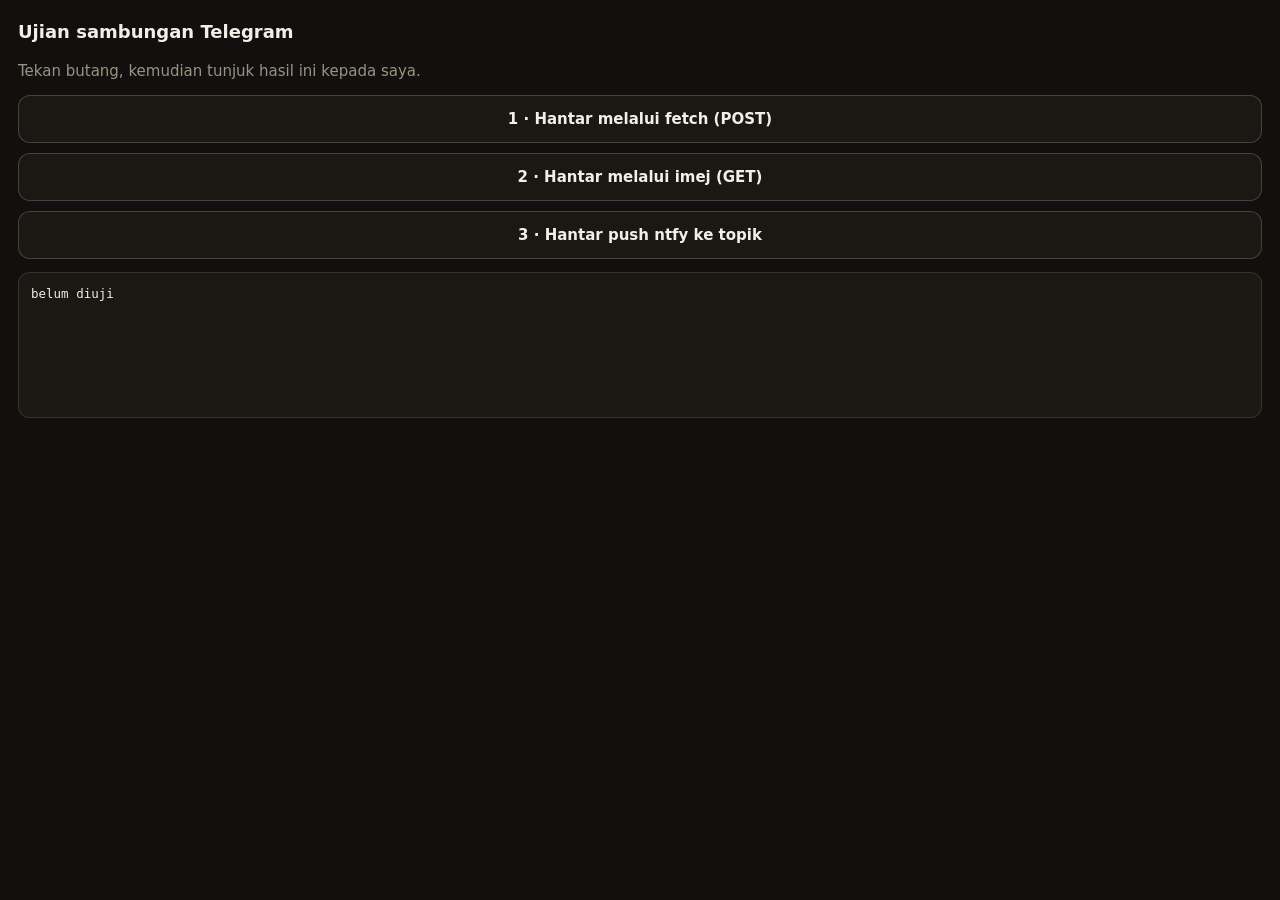
<file: telegram-test.html>
<!doctype html>
<html lang="ms"><head><meta charset="utf-8"><meta name="viewport" content="width=device-width,initial-scale=1">
<title>Ujian Telegram</title>
<style>
body{margin:0;padding:18px;background:#12100E;color:#F2EFE9;font:15px/1.55 system-ui,sans-serif}
h1{font-size:18px;margin:0 0 14px}
button{display:block;width:100%;margin:10px 0;padding:14px;border-radius:12px;border:1px solid rgba(255,255,255,.18);background:#1B1713;color:#F2EFE9;font:800 15px system-ui;cursor:pointer}
pre{white-space:pre-wrap;word-break:break-word;background:#1B1713;border:1px solid rgba(255,255,255,.12);border-radius:12px;padding:12px;font:12.5px/1.5 ui-monospace,monospace;min-height:120px}
.ok{color:#00D4AA}.bad{color:#FF8A8A}
</style></head>
<body>
<h1>Ujian sambungan Telegram</h1>
<p style="color:#9A9385;margin:0 0 12px">Tekan butang, kemudian tunjuk hasil ini kepada saya.</p>
<button id="b1">1 · Hantar melalui fetch (POST)</button>
<button id="b2">2 · Hantar melalui imej (GET)</button>
<button id="b3">3 · Hantar push ntfy ke topik</button>
<pre id="out">belum diuji</pre>
<script>
var RELAY='https://mms-relay-kiifu.vercel.app/api/tg';
var out=document.getElementById('out'), log=[];
function show(s,ok){log.push(s);out.textContent=log.join('\n');out.className=ok?'ok':'bad'}
document.getElementById('b1').onclick=function(){
  log=[];show('POST '+RELAY+' …',true);
  var t0=Date.now();
  fetch(RELAY,{method:'POST',headers:{'content-type':'application/json'},body:JSON.stringify({text:'Ujian dari telefon: '+new Date().toLocaleString()})})
    .then(function(r){show('status '+r.status+' ('+(Date.now()-t0)+' ms)',r.ok);return r.text()})
    .then(function(t){show('badan: '+t.slice(0,300),true)})
    .catch(function(e){show('GAGAL: '+e.message+' — fetch tidak sampai ke pelayan (CORS/rangkaian)',false)});
};
document.getElementById('b3').onclick=function(){
  var TOPIC='81901a76c7689b9386c70023e15a1add';
  log=[];show('POST https://ntfy.sh/'+TOPIC+' …',true);
  var t0=Date.now();
  fetch('https://ntfy.sh/'+TOPIC,{method:'POST',headers:{'Title':'Ujian ntfy dari telefon','Priority':'high','Tags':'bell'},body:'Kalau ini masuk dalam app ntfy, push berfungsi. '+new Date().toLocaleString()})
    .then(function(r){show('status '+r.status+' ('+(Date.now()-t0)+' ms)',r.ok);return r.text()})
    .then(function(t){show('badan: '+t.slice(0,200),true)})
    .catch(function(e){show('GAGAL: '+e.message+' — ntfy.sh tidak dapat dihubungi dari rangkaian ini',false)});
};
document.getElementById('b2').onclick=function(){
  log=[];show('GET imej '+RELAY+'?t=…',true);
  var t0=Date.now(),im=new Image();
  im.onload=function(){show('imej dimuatkan ('+(Date.now()-t0)+' ms) — permintaan keluar',true)};
  im.onerror=function(){show('imej GAGAL ('+(Date.now()-t0)+' ms) — permintaan tidak keluar atau bukan imej',false)};
  im.src=RELAY+'?t='+encodeURIComponent('Ujian imej: '+new Date().toLocaleString())+'&r='+Date.now();
};
</script>
</body></html>
</file>
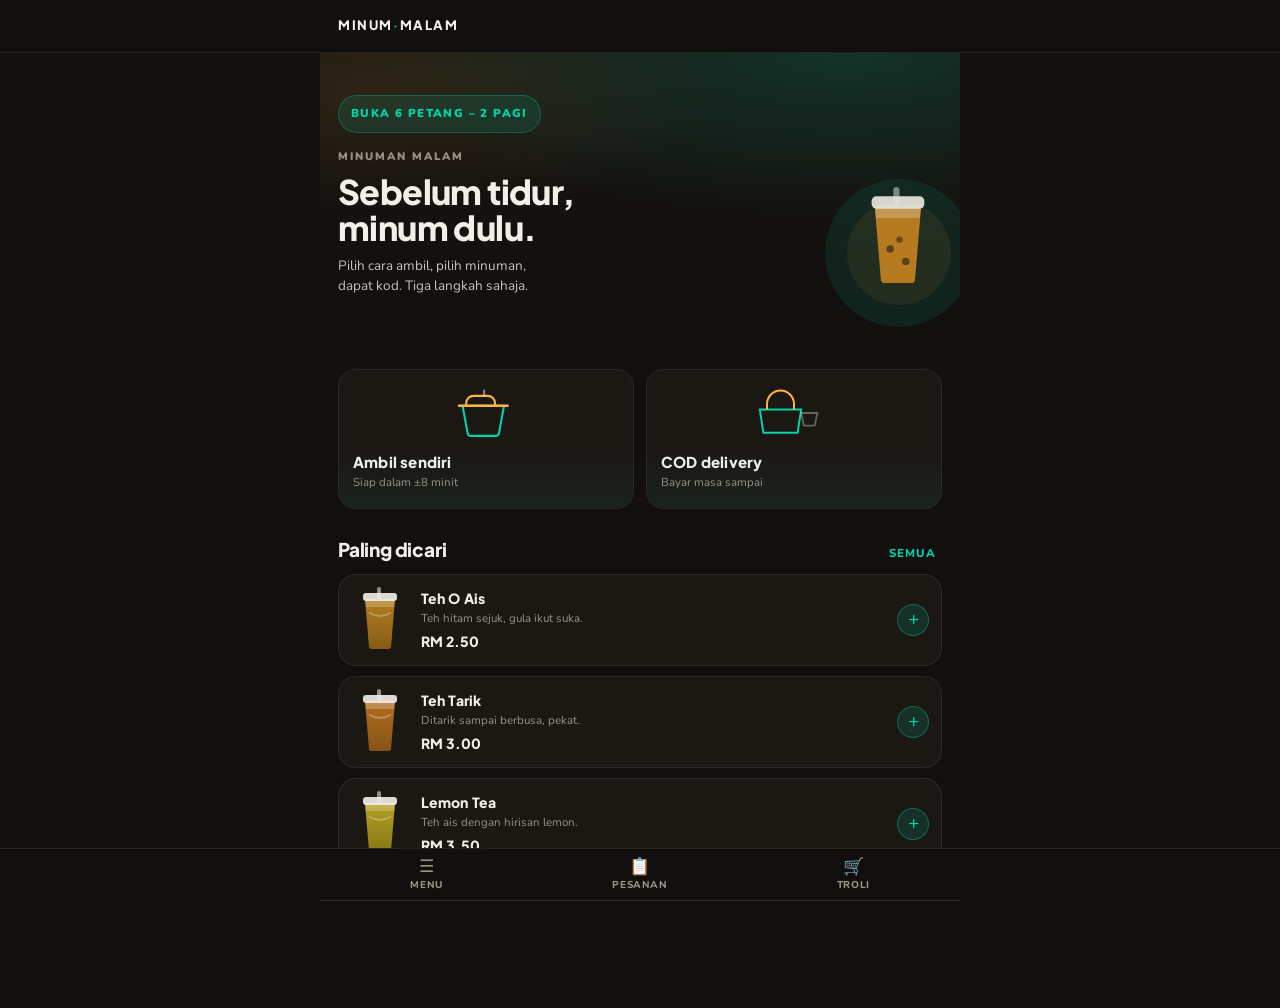
<file: experiments/chagee-charcoal.html>
<!DOCTYPE html>
<html lang="ms">
<head>
<meta charset="utf-8">
<meta name="viewport" content="width=device-width, initial-scale=1, viewport-fit=cover">
<meta name="robots" content="noindex,nofollow">
<meta name="theme-color" content="#12100E">
<title>CHAGEEWANNABE — eksperimen reka bentuk</title>
<!-- An experiment. CHAGEE's composition in this stall's own skin: their flow,
     our drinks, our charcoal, our words. Not a shop, not linked, not indexed. -->
<link rel="preconnect" href="https://fonts.googleapis.com">
<link rel="preconnect" href="https://fonts.gstatic.com" crossorigin>
<link href="https://fonts.googleapis.com/css2?family=Nunito:wght@400;600;700;800;900&family=Plus+Jakarta+Sans:wght@600;700;800&display=swap" rel="stylesheet">
<style>
:root{
  /* The shop's own tokens, so the experiment reads as the same brand wearing a
     different cut. Only the composition is borrowed. */
  --fd:'Plus Jakarta Sans',system-ui,-apple-system,'Segoe UI',sans-serif;
  --fb:'Nunito',system-ui,-apple-system,'Segoe UI',sans-serif;
  --bg:#12100E;--surface:#1B1713;--surface2:rgba(255,255,255,0.045);
  --line:rgba(255,255,255,0.07);--line2:rgba(255,255,255,0.12);
  --ink:#F2EFE9;--ink-dim:#C9C3B8;--muted:#9A9385;
  --mint:#00D4AA;--gold:#FFB347;--red:#FF6B6B;
  --r-card:18px;--r-pill:999px;--gutter:18px;--tap:44px;
  --d-1:120ms;--d-2:180ms;--d-3:240ms;--d-4:320ms;
}
*{box-sizing:border-box;-webkit-tap-highlight-color:transparent}
html,body{margin:0;padding:0;background:var(--bg);color:var(--ink)}
body{font-family:var(--fb);font-size:15px;line-height:1.5;overflow-x:hidden;
  padding-bottom:calc(100px + env(safe-area-inset-bottom,0px))}
body.nosheet{padding-bottom:calc(64px + env(safe-area-inset-bottom,0px))}
body.sheetopen{padding-bottom:0;overflow:hidden}
button{font-family:inherit;color:inherit;background:none;border:none;cursor:pointer}
img,svg{display:block}
a{color:inherit;text-decoration:none}

/* ---------- shell ---------- */
#top .row,#tabbar .in{max-width:640px;margin-left:auto;margin-right:auto}
#top{position:sticky;top:0;z-index:40;background:rgba(18,16,14,0.94);
  backdrop-filter:blur(12px);-webkit-backdrop-filter:blur(12px);border-bottom:1px solid var(--line)}
#top .row{display:flex;align-items:center;gap:10px;padding:12px var(--gutter);min-height:52px}
#top .brand{font-family:var(--fd);font-weight:800;font-size:13px;letter-spacing:1.6px;text-transform:uppercase}
#top .brand b{color:var(--mint)}
#top .back{width:34px;height:34px;margin-left:-6px;display:grid;place-items:center;font-size:20px;color:var(--ink)}
#top .spacer{flex:1}
#top .mode{font-size:11.5px;font-weight:800;letter-spacing:1.2px;text-transform:uppercase;color:var(--muted);
  border:1px solid var(--line2);border-radius:var(--r-pill);padding:6px 11px}
main{max-width:640px;margin:0 auto}
.pad{padding:0 var(--gutter)}
.eyebrow{font-size:11px;font-weight:900;letter-spacing:2px;text-transform:uppercase;color:var(--muted)}
h1{font-family:var(--fd);font-weight:800;font-size:clamp(26px,7.6vw,34px);line-height:1.06;letter-spacing:-0.6px;margin:8px 0 0}
h2{font-family:var(--fd);font-weight:800;font-size:19px;letter-spacing:-0.2px;margin:0}

/* ---------- home ---------- */
#hero{position:relative;min-height:300px;padding:26px var(--gutter) 22px;overflow:hidden;
  background:
    radial-gradient(120% 90% at 82% 0%,rgba(0,212,170,0.16),transparent 62%),
    radial-gradient(90% 70% at 8% 12%,rgba(255,179,71,0.10),transparent 60%),
    linear-gradient(180deg,#171410 0%,#12100E 78%)}
#hero .wm{position:relative;z-index:2;max-width:88%}
#hero .sub{position:relative;z-index:2;color:var(--ink-dim);font-size:13.5px;max-width:26ch;margin-top:10px}
#hero .art{position:absolute;right:-26px;bottom:-14px;width:210px;opacity:.95;z-index:1}
#hero .chip{display:inline-flex;align-items:center;gap:7px;margin-top:16px;padding:7px 12px;border-radius:var(--r-pill);
  background:rgba(0,212,170,0.12);border:1px solid rgba(0,212,170,0.28);color:var(--mint);
  font-size:11.5px;font-weight:900;letter-spacing:1.4px;text-transform:uppercase}
.modes{display:grid;gap:12px;grid-template-columns:1fr 1fr;margin-top:0}
.mode-card{position:relative;text-align:left;padding:16px 14px 18px;border-radius:var(--r-card);
  background:var(--surface);border:1px solid var(--line);min-height:132px;overflow:hidden;
  transition:transform var(--d-2) ease,border-color var(--d-2) ease}
.mode-card:active{transform:scale(.985)}
.mode-card .ill{height:54px;margin-bottom:12px}
.mode-card .t{font-family:var(--fd);font-weight:800;font-size:15px;letter-spacing:.2px}
.mode-card .d{color:var(--muted);font-size:11.5px;margin-top:3px}
.mode-card::after{content:'';position:absolute;inset:0;border-radius:inherit;
  background:linear-gradient(180deg,transparent 55%,rgba(0,212,170,0.06))}
.section-head{display:flex;align-items:baseline;justify-content:space-between;margin:26px 0 10px}
.section-head .more{font-size:11.5px;font-weight:800;letter-spacing:1px;text-transform:uppercase;color:var(--mint)}

/* ---------- store list ---------- */
.search{display:flex;align-items:center;gap:10px;padding:11px 14px;border-radius:var(--r-pill);
  background:var(--surface2);border:1px solid var(--line);margin:14px 0 6px;color:var(--muted);font-size:13.5px}
.tabs2{display:flex;gap:18px;margin:8px 0 14px;border-bottom:1px solid var(--line)}
.tabs2 button{position:relative;padding:10px 0;font-size:12.5px;font-weight:900;letter-spacing:1px;
  text-transform:uppercase;color:var(--muted)}
.tabs2 button.on{color:var(--ink)}
.tabs2 button.on::after{content:'';position:absolute;left:0;right:0;bottom:-1px;height:2px;background:var(--mint);border-radius:2px}
.store{padding:15px 14px;border-radius:var(--r-card);background:var(--surface);border:1px solid var(--line);margin-bottom:11px}
.store .top2{display:flex;align-items:flex-start;gap:10px}
.store .nm{font-family:var(--fd);font-weight:800;font-size:14.5px;letter-spacing:.2px;flex:1}
.store .q{display:flex;align-items:center;gap:6px;margin-top:7px;font-size:11.5px;color:var(--mint);font-weight:800}
.store .q i{width:6px;height:6px;border-radius:50%;background:var(--mint);font-style:normal}
.store .addr{color:var(--muted);font-size:12.5px;margin-top:8px;line-height:1.45}
.store .foot{display:flex;align-items:center;justify-content:space-between;margin-top:12px;gap:10px}
.store .dist{font-size:12px;color:var(--muted)}
.btn{border-radius:12px;padding:11px 16px;font-family:var(--fd);font-weight:800;font-size:13px;letter-spacing:.3px}
.btn.primary{background:var(--mint);color:#06110E}
.btn.primary[disabled]{background:var(--surface2);color:var(--muted)}
.btn.ghost{border:1px solid var(--line2);color:var(--ink-dim)}

/* ---------- menu ---------- */
.menu-wrap{display:grid;grid-template-columns:88px 1fr;gap:12px;margin-top:12px;align-items:start}
.rail{position:sticky;top:64px;display:grid;gap:4px}
.rail button{text-align:left;padding:11px 10px;border-radius:11px;font-size:12.5px;font-weight:800;
  color:var(--muted);border:1px solid var(--line);background:rgba(255,255,255,.03)}
.rail button.on{color:var(--ink);background:var(--surface);border-color:var(--line)}
.drink{display:flex;gap:12px;align-items:center;padding:12px 12px;border-radius:var(--r-card);
  background:var(--surface);border:1px solid var(--line);margin-bottom:10px;width:100%;text-align:left}
.drink .cup{width:58px;height:66px;flex:none}
.drink .meta{flex:1;min-width:0}
.drink .nm{font-family:var(--fd);font-weight:800;font-size:14px;letter-spacing:.1px}
.drink .ds{color:var(--muted);font-size:11.5px;line-height:1.4;margin-top:3px;
  display:-webkit-box;-webkit-line-clamp:2;-webkit-box-orient:vertical;overflow:hidden}
.drink .pr{font-family:var(--fd);font-weight:800;font-size:14px;color:var(--ink);margin-top:6px}
.drink .add{width:32px;height:32px;border-radius:50%;background:rgba(0,212,170,0.14);
  border:1px solid rgba(0,212,170,0.35);color:var(--mint);font-size:19px;line-height:1;display:grid;place-items:center;flex:none}

/* ---------- sheet ---------- */
#scrim{position:fixed;inset:0;background:rgba(0,0,0,0.58);opacity:0;pointer-events:none;
  transition:opacity var(--d-3) ease;z-index:60}
#scrim.on{opacity:1;pointer-events:auto}
#sheet{position:fixed;left:0;right:0;bottom:0;z-index:70;max-width:640px;margin:0 auto;
  background:var(--bg);border-radius:22px 22px 0 0;border-top:1px solid var(--line2);
  transform:translateY(102%);transition:transform var(--d-4) cubic-bezier(.2,.8,.2,1);
  max-height:92vh;display:flex;flex-direction:column}
#sheet.on{transform:translateY(0)}
#sheet{overflow:hidden}
#sheet .x{position:absolute;top:10px;right:12px;width:34px;height:34px;border-radius:50%;background:rgba(255,255,255,.07);
  border:1px solid var(--line2);color:var(--ink-dim);font-size:13px;display:grid;place-items:center;z-index:3}
#sheet .grab{padding:10px 0 4px;display:grid;place-items:center}
#sheet .grab i{width:38px;height:4px;border-radius:2px;background:var(--line2)}
#sheet .body{overflow:auto;padding:0 var(--gutter) 14px}
#sheet .head{display:flex;gap:14px;align-items:flex-start;padding-top:6px}
#sheet .cupbig{width:98px;height:112px;flex:none}
#sheet .nm{font-family:var(--fd);font-weight:800;font-size:21px;letter-spacing:-0.3px;line-height:1.15}
#sheet .ds{color:var(--muted);font-size:12.5px;line-height:1.5;margin-top:7px}
#sheet .base{font-size:12.5px;color:var(--ink-dim);margin-top:8px}
.grp{margin-top:18px}
.grp .lb{display:flex;align-items:baseline;justify-content:space-between}
.grp .lb .tt{font-size:11px;font-weight:900;letter-spacing:1.6px;text-transform:uppercase;color:var(--muted)}
.grp .lb .hint{font-size:11px;color:var(--muted)}
.chips{display:flex;flex-wrap:wrap;gap:8px;margin-top:9px}
.chip{min-height:38px;padding:9px 14px;border-radius:var(--r-pill);background:var(--surface);
  border:1px solid var(--line);font-size:12.5px;font-weight:800;color:var(--ink-dim)}
.chip.on{background:var(--ink);color:#12100E;border-color:var(--ink)}
.chip .plus{color:var(--mint);margin-left:6px;font-size:11.5px}
.chip.on .plus{color:#0B5C4C}
#sheet .foot{border-top:1px solid var(--line);padding:12px var(--gutter) calc(12px + env(safe-area-inset-bottom,0px));
  display:flex;gap:12px;align-items:center;background:rgba(18,16,14,0.98)}
.stepper{display:flex;align-items:center;gap:2px;border:1px solid var(--line2);border-radius:var(--r-pill);padding:3px}
.stepper button{width:38px;height:38px;border-radius:50%;font-size:20px;line-height:1;color:var(--ink);display:grid;place-items:center}
.stepper span{min-width:22px;text-align:center;font-weight:900;font-size:14px}
#sheet .addbtn{flex:1;background:var(--mint);color:#06110E;border-radius:14px;min-height:50px;
  font-family:var(--fd);font-weight:800;font-size:14.5px;display:flex;align-items:center;justify-content:space-between;padding:0 18px}

/* ---------- cart ---------- */
.line{padding:14px;border-radius:var(--r-card);background:var(--surface);border:1px solid var(--line);margin-bottom:10px}
.line .r1{display:flex;gap:12px;align-items:flex-start}
.line .cup{width:46px;height:54px;flex:none}
.line .nm{font-family:var(--fd);font-weight:800;font-size:14px;flex:1}
.line .pr{font-family:var(--fd);font-weight:800;font-size:14px}
.line .opts{color:var(--muted);font-size:11.5px;line-height:1.5;margin-top:4px}
.line .act{display:flex;align-items:center;justify-content:space-between;margin-top:11px}
.line .link{font-size:12px;font-weight:800;letter-spacing:.2px;color:var(--mint)}
.line .link.rm{color:var(--muted)}
.sum{padding:15px 14px;border-radius:var(--r-card);border:1px solid var(--line);background:var(--surface);margin-top:6px}
.sum .r{display:flex;justify-content:space-between;font-size:13px;color:var(--ink-dim);padding:4px 0}
.sum .r.tot{color:var(--ink);font-family:var(--fd);font-weight:800;font-size:17px;padding-top:10px;margin-top:6px;border-top:1px solid var(--line)}
.cpn{display:flex;gap:8px;margin-top:12px}
.cpn input{flex:1;min-height:46px;padding:0 14px;border-radius:12px;background:var(--surface2);
  border:1px solid var(--line2);color:var(--ink);font-family:var(--fb);font-size:14px;font-weight:800;letter-spacing:2px;text-transform:uppercase}
.cpn input::placeholder{letter-spacing:.5px;text-transform:none;font-weight:600;color:var(--muted)}
.cpn button{border-radius:12px;padding:0 16px;border:1px solid var(--line2);font-weight:800;font-size:13px}
.cta{position:sticky;bottom:calc(10px + env(safe-area-inset-bottom,0px));margin-top:16px}
.cta button{width:100%;min-height:54px;border-radius:16px;background:var(--mint);color:#06110E;
  font-family:var(--fd);font-weight:800;font-size:15.5px;display:flex;align-items:center;justify-content:space-between;padding:0 20px}
.cta button[disabled]{background:var(--surface2);color:var(--muted)}
.empty{padding:44px 20px;text-align:center;border:1px dashed var(--line2);border-radius:var(--r-card);margin-top:14px}
.empty .big{font-size:34px;margin-bottom:10px}
.empty p{color:var(--muted);font-size:13px;margin:0 0 14px}

/* ---------- placed ---------- */
.placed{text-align:center;padding:26px var(--gutter) 10px}
.code{font-family:var(--fd);font-weight:800;font-size:46px;letter-spacing:7px;margin:14px 0 4px;
  background:rgba(0,212,170,0.10);border:1px dashed rgba(0,212,170,0.4);border-radius:16px;padding:14px 0;color:var(--ink)}
.tl{display:grid;gap:0;margin:20px 0 6px;text-align:left}
.tl .st{display:flex;gap:12px;align-items:flex-start;padding-bottom:18px;position:relative}
.tl .st:last-child{padding-bottom:0}
.tl .st::before{content:'';position:absolute;left:9px;top:20px;bottom:0;width:2px;background:var(--line)}
.tl .st:last-child::before{display:none}
.tl .dot{width:20px;height:20px;border-radius:50%;border:2px solid var(--line2);flex:none;display:grid;place-items:center;
  font-size:10px;font-weight:900;color:#06110E;background:var(--bg)}
.tl .st.on .dot{background:var(--mint);border-color:var(--mint)}
.tl .st .tt{font-weight:800;font-size:13.5px}
.tl .st .dd{font-size:11.5px;color:var(--muted);margin-top:2px}

/* ---------- tabbar ---------- */
#tabbar{position:fixed;left:0;right:0;bottom:0;z-index:50;background:rgba(18,16,14,0.97);
  backdrop-filter:blur(14px);-webkit-backdrop-filter:blur(14px);border-top:1px solid var(--line);
  padding-bottom:env(safe-area-inset-bottom,0px)}
#tabbar .in{max-width:640px;margin:0 auto;display:grid;grid-template-columns:1fr 1fr 1fr}
#tabbar button{position:relative;padding:9px 0 8px;display:grid;gap:3px;place-items:center;color:var(--muted)}
#tabbar button .ic{font-size:17px;line-height:1}
#tabbar button .tx{font-size:10px;font-weight:800;letter-spacing:.6px;text-transform:uppercase}
#tabbar button.on{color:var(--ink)}
#tabbar button.on .ic{color:var(--mint)}
#tabbar .badge{position:absolute;top:4px;right:calc(50% - 22px);min-width:17px;height:17px;border-radius:9px;
  background:var(--mint);color:#06110E;font-size:10px;font-weight:900;display:grid;place-items:center;padding:0 4px}
.toast{position:fixed;left:50%;transform:translate(-50%,14px);bottom:calc(78px + env(safe-area-inset-bottom,0px));
  z-index:90;background:#241F19;border:1px solid var(--line2);color:var(--ink);padding:11px 16px;border-radius:12px;
  font-size:13px;font-weight:700;opacity:0;pointer-events:none;transition:opacity var(--d-2) ease,transform var(--d-2) ease;max-width:86vw;text-align:center}
.toast.on{opacity:1;transform:translate(-50%,0)}
.note{color:var(--muted);font-size:11.5px;line-height:1.5;margin-top:10px}
@media (prefers-reduced-motion:reduce){*{transition:none!important;animation:none!important}}
</style>
</head>
<body>
<header id="top"><div class="row"></div></header>
<main id="screen"></main>
<nav id="tabbar"><div class="in"></div></nav>
<div id="scrim" data-act="dismiss"></div>
<section id="sheet" aria-hidden="true"></section>
<div class="toast" id="toast"></div>

<script>
(function(){
'use strict';

/* ------------------------------------------------------------------ data
   Shaped like the shop's own records: a menu entry has an id, a category, a
   name, a one-liner, a base price and a colour for its drawn cup. A later swap
   to settings/menu replaces MENU and nothing else. */
var MENU=[
  {id:'teh-o',cat:'teh',name:'Teh O Ais',ds:'Teh hitam sejuk, gula ikut suka.',price:2.50,hue:38},
  {id:'teh-tarik',cat:'teh',name:'Teh Tarik',ds:'Ditarik sampai berbusa, pekat.',price:3.00,hue:32},
  {id:'lemon-tea',cat:'teh',name:'Lemon Tea',ds:'Teh ais dengan hirisan lemon.',price:3.50,hue:52},
  {id:'kopi-o',cat:'kopi',name:'Kopi O',ds:'Kopi kampung, pahit yang jujur.',price:2.50,hue:26},
  {id:'kopi-susu',cat:'kopi',name:'Kopi Susu',ds:'Kopi dengan susu pekat manis.',price:3.50,hue:28},
  {id:'milo',cat:'susu',name:'Milo Ais',ds:'Milo pekat, ais banyak.',price:3.50,hue:20},
  {id:'matcha',cat:'susu',name:'Matcha Latte',ds:'Matcha Jepun dengan susu segar.',price:6.50,hue:96},
  {id:'boba',cat:'susu',name:'Brown Sugar Boba',ds:'Gula perang, boba kenyal, susu.',price:7.50,hue:40},
  {id:'sirap',cat:'istimewa',name:'Sirap Bandung',ds:'Sirap ros dengan susu sejuk.',price:3.50,hue:340},
  {id:'soya',cat:'istimewa',name:'Soya Cincau',ds:'Soya lembut, cincau hitam.',price:3.80,hue:150}
];
var CATS=[{id:'teh',t:'Teh'},{id:'kopi',t:'Kopi'},{id:'susu',t:'Susu'},{id:'istimewa',t:'Istimewa'}];
var SIZES=[{id:'R',t:'R',plus:0},{id:'L',t:'L',plus:1.50}];
var SUGAR=[{id:'0',t:'0%'},{id:'25',t:'25%'},{id:'50',t:'50%'},{id:'100',t:'100%'}];
var ICE=[{id:'panas',t:'Panas'},{id:'sedikit',t:'Sedikit ais'},{id:'banyak',t:'Banyak ais'}];
var TOPS=[{id:'boba',t:'Boba',plus:1.50},{id:'jelly',t:'Jelly',plus:1.20},
          {id:'cheese',t:'Cheese foam',plus:2.00},{id:'cincau',t:'Cincau',plus:1.50}];
var STORES=[
  {id:'s1',name:'MINUM MALAM · TAMAN SRI GADING',addr:'No. 12, Jalan Gading 3, Taman Sri Gading, Batu Pahat.',open:true,queue:4,dist:'1.2 km'},
  {id:'s2',name:'MINUM MALAM · PARIT RAJA',addr:'Kios B, Jalan Parit Raja, Batu Pahat, Johor.',open:true,queue:9,dist:'3.8 km'}
];
var COUPONS={WANNABE:2.00,MINUM888:3.00};

/* ----------------------------------------------------------------- state */
var state={screen:'home',mode:null,cat:'teh',cart:[],orders:[],sheet:null,store:null,coupon:null};
try{state.cart=JSON.parse(localStorage.getItem('cw_cart')||'[]')||[]}catch(e){state.cart=[]}
try{state.orders=JSON.parse(localStorage.getItem('cw_orders')||'[]')||[]}catch(e){state.orders=[]}

/* --------------------------------------------------------------- helpers */
function esc(s){return String(s==null?'':s).replace(/[&<>"']/g,function(c){
  return {'&':'&amp;','<':'&lt;','>':'&gt;','"':'&quot;',"'":'&#39;'}[c];});}
function rm(n){return 'RM '+Number(n).toFixed(2);}
function saveCart(){try{localStorage.setItem('cw_cart',JSON.stringify(state.cart))}catch(e){}}
function saveOrders(){try{localStorage.setItem('cw_orders',JSON.stringify(state.orders))}catch(e){}}
function byId(id){for(var i=0;i<MENU.length;i++)if(MENU[i].id===id)return MENU[i];return null}
function topSum(tops){return (tops||[]).reduce(function(a,t){var f=TOPS.filter(function(x){return x.id===t})[0];return a+(f?f.plus:0)},0);}
function linePrice(d,o){return d.price+(o.size==='L'?1.50:0)+topSum(o.tops);}
function cartCount(){return state.cart.reduce(function(a,l){return a+l.qty},0);}
function cartSubtotal(){return state.cart.reduce(function(a,l){return a+linePrice(byId(l.id),l)*l.qty},0);}
function cartTotal(){return Math.max(0,cartSubtotal()-(state.coupon?state.coupon.off:0));}
function genCode(){var A='ABCDEFGHJKLMNPQRSTUVWXYZ23456789',s='';for(var i=0;i<6;i++)s+=A[Math.floor(Math.random()*A.length)];return s;}
function optText(o){
  var s=o.size+' · Gula '+o.sugar+'% · '+({panas:'Panas',sedikit:'Sedikit ais',banyak:'Banyak ais'}[o.ice]||o.ice);
  if(o.tops&&o.tops.length)s+=' · '+(o.tops.map(function(t){var f=TOPS.filter(function(x){return x.id===t})[0];return f?f.t:t}).join(', '));
  if(o.note)s+=' · '+o.note;
  return s;
}

/* the drawn cup — no photography, so the art is ours */
function cup(hue,big){
  var w=big?98:58,h=big?112:66,r=(w/58);
  var liquid='hsl('+hue+' 72% 46%)',liquid2='hsl('+hue+' 72% 34%)';
  return '<svg viewBox="0 0 58 66" width="'+w+'" height="'+h+'" aria-hidden="true">'
   +'<defs><linearGradient id="g'+hue+'" x1="0" y1="0" x2="0" y2="1">'
   +'<stop offset="0" stop-color="'+liquid+'" stop-opacity=".95"/><stop offset="1" stop-color="'+liquid2+'" stop-opacity=".95"/></linearGradient></defs>'
   +'<path d="M14 12 L44 12 L40 60 Q39.6 62 37.6 62 L20.4 62 Q18.4 62 18 60 Z" fill="url(#g'+hue+')" opacity=".92"/>'
   +'<path d="M14 12 L44 12 L43.2 20 L14.8 20 Z" fill="rgba(255,255,255,0.22)"/>'
   +'<rect x="12" y="6" width="34" height="8" rx="3" fill="#F2EFE9" opacity=".9"/>'
   +'<rect x="26" y="0" width="4" height="12" rx="2" fill="#F2EFE9" opacity=".55"/>'
   +'<path d="M19 26 q10 6 20 0" stroke="rgba(255,255,255,0.28)" stroke-width="2" fill="none" stroke-linecap="round"/>'
   +'</svg>';
}
function modeArt(kind){
  if(kind==='pickup')return '<svg viewBox="0 0 120 60" width="100%" height="54" aria-hidden="true">'
    +'<path d="M34 22h46l-5.5 30a4 4 0 0 1-4 3.4H43.5a4 4 0 0 1-4-3.4z" fill="none" stroke="#00D4AA" stroke-width="2.3"/>'
    +'<path d="M30 22h54" stroke="#FFB347" stroke-width="2.8" stroke-linecap="round"/>'
    +'<path d="M38 22v-3a8 8 0 0 1 8-8h16a8 8 0 0 1 8 8v3" fill="none" stroke="#FFB347" stroke-width="2.3"/>'
    +'<path d="M58 11V5" stroke="#F2EFE9" stroke-width="2.1" stroke-linecap="round" opacity=".55"/></svg>';
  return '<svg viewBox="0 0 120 60" width="100%" height="54" aria-hidden="true">'
    +'<path d="M22 26h46l-4 26H26z" fill="none" stroke="#00D4AA" stroke-width="2.2"/>'
    +'<path d="M30 26V20a15 15 0 0 1 30 0v6" fill="none" stroke="#FFB347" stroke-width="2.2"/>'
    +'<path d="M68 30h18l-3 14H71z" fill="none" stroke="#F2EFE9" stroke-width="2" opacity=".35"/></svg>';
}
function heroArt(){
  return '<svg viewBox="0 0 200 210" width="210" height="210" aria-hidden="true">'
   +'<circle cx="118" cy="96" r="74" fill="rgba(0,212,170,0.10)"/>'
   +'<circle cx="118" cy="96" r="52" fill="rgba(255,179,71,0.08)"/>'
   +'<g transform="translate(72 30) scale(1.55)">'
   +'<path d="M14 12 L44 12 L40 60 Q39.6 62 37.6 62 L20.4 62 Q18.4 62 18 60 Z" fill="hsl(36 70% 44%)"/>'
   +'<path d="M14 12 L44 12 L43.2 20 L14.8 20 Z" fill="rgba(255,255,255,0.25)"/>'
   +'<rect x="12" y="6" width="34" height="8" rx="3" fill="#F2EFE9" opacity=".92"/>'
   +'<rect x="26" y="0" width="4" height="12" rx="2" fill="#F2EFE9" opacity=".5"/>'
   +'<circle cx="24" cy="40" r="2.4" fill="#12100E" opacity=".55"/><circle cx="34" cy="48" r="2.4" fill="#12100E" opacity=".55"/>'
   +'<circle cx="30" cy="34" r="2" fill="#12100E" opacity=".45"/>'
   +'</g></svg>';
}
function toast(m){var t=document.getElementById('toast');t.textContent=m;t.classList.add('on');
  clearTimeout(t._h);t._h=setTimeout(function(){t.classList.remove('on')},2100);}

/* ------------------------------------------------------------------ views */
function headInner(opts){
  opts=opts||{};
  return (opts.back?'<button class="back" data-act="back" aria-label="Kembali">&#8249;</button>':'')
    +'<div class="brand">MINUM<b>·</b>MALAM</div><div class="spacer"></div>'
    +(state.mode?'<span class="mode">'+(state.mode==='pickup'?'Ambil sendiri':'COD delivery')+'</span>':'');
}
function tabInner(){
  var c=cartCount();
  return ''
   +'<button data-act="tab" data-v="menu" class="'+(state.screen==='menu'?'on':'')+'"><span class="ic">&#9776;</span><span class="tx">Menu</span></button>'
   +'<button data-act="tab" data-v="orders" class="'+(state.screen==='orders'?'on':'')+'"><span class="ic">&#128203;</span><span class="tx">Pesanan</span></button>'
   +'<button data-act="tab" data-v="cart" class="'+(state.screen==='cart'?'on':'')+'"><span class="ic">&#128722;</span><span class="tx">Troli</span>'
   +(c?'<span class="badge">'+c+'</span>':'')+'</button></div>';
}

function vHome(){
  return '<section id="hero">'
   +'<div class="art">'+heroArt()+'</div>'
   +'<div class="chip">Buka 6 petang – 2 pagi</div>'
   +'<div class="wm"><div class="eyebrow" style="margin-top:16px">Minuman malam</div>'
   +'<h1>Sebelum tidur,<br>minum dulu.</h1>'
   +'<div class="sub">Pilih cara ambil, pilih minuman, dapat kod. Tiga langkah sahaja.</div></div>'
   +'</section>'
   +'<div class="pad"><div class="modes" style="margin-top:16px">'
   +'<button class="mode-card" data-act="mode" data-v="pickup"><div class="ill">'+modeArt('pickup')+'</div>'
   +'<div class="t">Ambil sendiri</div><div class="d">Siap dalam ±8 minit</div></button>'
   +'<button class="mode-card" data-act="mode" data-v="cod"><div class="ill">'+modeArt('cod')+'</div>'
   +'<div class="t">COD delivery</div><div class="d">Bayar masa sampai</div></button>'
   +'</div>'
   +'<div class="section-head"><h2>Paling dicari</h2><button class="more" data-act="tab" data-v="menu">Semua</button></div>'
   +MENU.slice(0,3).map(function(d){return drinkRow(d)}).join('')
   +'<p class="note">Eksperimen reka bentuk. Bukan kedai sebenar — tiada pesanan dihantar, tiada wang bergerak.</p>'
   +'</div>';
}

function drinkRow(d){
  return '<button class="drink" data-act="open" data-v="'+d.id+'">'
   +'<div class="cup">'+cup(d.hue)+'</div>'
   +'<div class="meta"><div class="nm">'+esc(d.name)+'</div><div class="ds">'+esc(d.ds)+'</div>'
   +'<div class="pr">'+rm(d.price)+'</div></div>'
   +'<div class="add">+</div></button>';
}

function vStores(){
  return '<div class="pad"><div class="eyebrow" style="margin-top:18px">Langkah 2 dari 4</div>'
   +'<h1 style="font-size:24px">Pilih kedai</h1>'
   +'<div class="search">&#128269; <span>Cari nama kedai…</span></div>'
   +'<div class="tabs2"><button class="on">Berdekatan</button><button>Kegemaran</button></div>'
   +STORES.map(function(s){
      return '<div class="store"><div class="top2"><div class="nm">'+esc(s.name)+'</div><div style="color:var(--muted)">&#8250;</div></div>'
       +'<div class="q"><i></i>Menunggu ±'+s.queue+' minit · '+s.queue*2+' cawan</div>'
       +'<div class="addr">'+esc(s.addr)+'</div>'
       +'<div class="foot"><span class="dist">&#128205; '+s.dist+'</span>'
       +'<button class="btn primary" data-act="store" data-v="'+s.id+'" '+(s.open?'':'disabled')+'>'+(s.open?'PESAN SEKARANG':'TUTUP')+'</button></div></div>';
    }).join('')
   +'</div>';
}

function vMenu(){
  var list=MENU.filter(function(d){return d.cat===state.cat});
  return '<div class="pad"><div class="eyebrow" style="margin-top:18px">Menu</div>'
   +'<h1 style="font-size:24px">Apa yang anda mahu?</h1>'
   +'<div class="menu-wrap"><div class="rail">'
   +CATS.map(function(c){return '<button data-act="cat" data-v="'+c.id+'" class="'+(state.cat===c.id?'on':'')+'">'+c.t+'</button>'}).join('')
   +'</div><div>'+list.map(function(d){return drinkRow(d)}).join('')+'</div></div></div>';
}

function vSheet(){
  var s=state.sheet,d=byId(s.id),p=linePrice(d,s);
  return '<button class="x" data-act="dismiss" aria-label="Tutup">&#10005;</button>'
   +'<div class="grab" data-act="dismiss"><i></i></div>'
   +'<div class="body"><div class="head"><div class="cupbig">'+cup(d.hue,true)+'</div>'
   +'<div style="flex:1"><div class="eyebrow">'+esc((CATS.filter(function(c){return c.id===d.cat})[0]||{}).t||'')+'</div>'
   +'<div class="nm">'+esc(d.name)+'</div><div class="ds">'+esc(d.ds)+'</div>'
   +'<div class="base">Harga asas '+rm(d.price)+'</div></div></div>'
   +grp('Saiz','1 pilihan',SIZES,s.size,'size')
   +grp('Gula','1 pilihan',SUGAR,s.sugar,'sugar')
   +grp('Ais','1 pilihan',ICE,s.ice,'ice')
   +grpMulti('Topping','boleh lebih dari satu',TOPS,s.tops,'top')
   +'<p class="note">Topping dicampur ke dalam cawan sebelum diisi.</p>'
   +'</div>'
   +'<div class="foot"><div class="stepper"><button data-act="qty" data-v="-1">&#8722;</button><span>'+s.qty+'</span><button data-act="qty" data-v="1">+</button></div>'
   +'<button class="addbtn" data-act="add"><span>Tambah ke troli</span><span>'+rm(p*s.qty)+'</span></button></div>';
}
function grp(title,hint,opts,cur,act){
  return '<div class="grp"><div class="lb"><span class="tt">'+title+'</span><span class="hint">'+hint+'</span></div>'
   +'<div class="chips">'+opts.map(function(o){
      return '<button class="chip '+(String(cur)===String(o.id)?'on':'')+'" data-act="'+act+'" data-v="'+o.id+'">'+o.t
       +(o.plus?'<span class="plus">+'+rm(o.plus).replace('RM ','')+'</span>':'')+'</button>';
    }).join('')+'</div></div>';
}
function grpMulti(title,hint,opts,cur,act){
  return '<div class="grp"><div class="lb"><span class="tt">'+title+'</span><span class="hint">'+hint+'</span></div>'
   +'<div class="chips">'+opts.map(function(o){
      var on=(cur||[]).indexOf(o.id)>=0;
      return '<button class="chip '+(on?'on':'')+'" data-act="'+act+'" data-v="'+o.id+'">'+o.t
       +'<span class="plus">+'+rm(o.plus).replace('RM ','')+'</span></button>';
    }).join('')+'</div></div>';
}

function vCart(){
  if(!state.cart.length){
    return '<div class="pad"><div class="eyebrow" style="margin-top:18px">Troli</div><h1 style="font-size:24px">Masih kosong</h1>'
     +'<div class="empty"><div class="big">&#129380;</div><p>Belum ada minuman. Pilih satu dari menu dulu.</p>'
     +'<button class="btn primary" data-act="tab" data-v="menu">Buka menu</button></div></div>';
  }
  var sub=cartSubtotal();
  return '<div class="pad"><div class="eyebrow" style="margin-top:18px">Langkah 4 dari 4</div><h1 style="font-size:24px">Semak pesanan</h1>'
   +state.cart.map(function(l,i){
      var d=byId(l.id);
      return '<div class="line"><div class="r1"><div class="cup">'+cup(d.hue)+'</div>'
       +'<div style="flex:1"><div class="nm">'+l.qty+'× '+esc(d.name)+'</div>'
       +'<div class="opts">'+esc(optText(l))+'</div></div>'
       +'<div class="pr">'+rm(linePrice(d,l)*l.qty)+'</div></div>'
       +'<div class="act"><button class="link rm" data-act="remove" data-v="'+i+'">Buang</button>'
       +'<div class="stepper"><button data-act="line-qty" data-v="'+i+'" data-d="-1">&#8722;</button>'
       +'<span>'+l.qty+'</span><button data-act="line-qty" data-v="'+i+'" data-d="1">+</button></div></div></div>';
    }).join('')
   +'<div class="cpn"><input id="cpn-in" maxlength="8" placeholder="Kod kupon (pilihan)" value="'+(state.coupon?state.coupon.code:'')+'">'
   +'<button data-act="apply-cpn">Guna</button></div>'
   +'<div class="sum"><div class="r"><span>Subtotal</span><span>'+rm(sub)+'</span></div>'
   +(state.coupon?'<div class="r" style="color:var(--mint)"><span>Kupon '+state.coupon.code+'</span><span>−'+rm(state.coupon.off)+'</span></div>':'')
   +'<div class="r"><span>Bayaran</span><span>'+(state.mode==='cod'?'COD masa sampai':'Bayar di kaunter')+'</span></div>'
   +'<div class="r tot"><span>Jumlah</span><span>'+rm(cartTotal())+'</span></div></div>'
   +'<div class="cta"><button data-act="checkout"><span>Buat pesanan</span><span>'+rm(cartTotal())+'</span></button></div>'
   +'<p class="note">Eksperimen: butang ini tidak menghantar apa-apa ke kedai sebenar.</p></div>';
}

function vPlaced(){
  var o=state.order;
  var steps=[['baru','Pesanan diterima','Kedai sedang siapkan'],['dibayar','Bayaran disahkan',''],
             ['siap','Siap untuk diambil','Tunjuk kod ini di kaunter']];
  return '<div class="placed"><div class="eyebrow">Langkah selesai</div>'
   +'<h1 style="font-size:26px">Pesanan dihantar</h1>'
   +'<div class="code">'+o.code+'</div>'
   +'<div style="color:var(--muted);font-size:12.5px">Tunjuk kod ini di kaunter · simpan tangkapan skrin</div>'
   +'<div class="tl">'+steps.map(function(s,i){
      return '<div class="st '+(i===0?'on':'')+'"><div class="dot">'+(i===0?'✓':'')+'</div>'
       +'<div><div class="tt">'+s[1]+'</div><div class="dd">'+s[2]+'</div></div></div>';
    }).join('')+'</div>'
   +'<div class="sum" style="text-align:left"><div class="r"><span>Jumlah</span><span>'+rm(o.total)+'</span></div>'
   +'<div class="r"><span>Cara</span><span>'+(o.mode==='cod'?'COD delivery':'Ambil sendiri')+'</span></div>'
   +'<div class="r"><span>Anggaran siap</span><span>±'+o.eta+' minit</span></div></div>'
   +'<div style="display:grid;gap:10px;margin-top:16px">'
   +'<button class="btn primary" data-act="tab" data-v="orders">Lihat pesanan saya</button>'
   +'<button class="btn ghost" data-act="tab" data-v="menu">Pesan lagi</button></div></div>';
}

function vOrders(){
  if(!state.orders.length){
    return '<div class="pad"><div class="eyebrow" style="margin-top:18px">Pesanan</div><h1 style="font-size:24px">Belum ada rekod</h1>'
     +'<div class="empty"><div class="big">&#128206;</div><p>Pesanan yang anda buat dalam eksperimen ini akan muncul di sini, disimpan dalam telefon sahaja.</p>'
     +'<button class="btn primary" data-act="tab" data-v="menu">Mula pesan</button></div></div>';
  }
  return '<div class="pad"><div class="eyebrow" style="margin-top:18px">Pesanan</div><h1 style="font-size:24px">Rekod di telefon ini</h1>'
   +state.orders.slice().reverse().map(function(o){
      return '<div class="line"><div class="r1"><div style="flex:1"><div class="nm">#'+o.code+'</div>'
       +'<div class="opts">'+o.count+' minuman · '+(o.mode==='cod'?'COD':'Ambil sendiri')+' · '+
       new Date(o.at).toLocaleString('ms-MY',{day:'2-digit',month:'short',hour:'2-digit',minute:'2-digit'})+'</div></div>'
       +'<div class="pr">'+rm(o.total)+'</div></div></div>';
    }).join('')+'</div>';
}

function vCoupons(){
  return '<div class="pad"><div class="eyebrow" style="margin-top:18px">Kupon</div><h1 style="font-size:24px">Dompet kupon</h1>'
   +'<div class="empty"><div class="big">&#127903;</div><p>Tiada kupon lagi. Dalam kedai sebenar, kupon masuk sendiri ke sini selepas pesanan siap — dalam eksperimen ini ia kosong dengan jujur.</p>'
   +'<button class="btn ghost" data-act="tab" data-v="menu">Tengok menu</button></div>'
   +'<p class="note">Cuba kod <b>WANNABE</b> atau <b>MINUM888</b> di troli.</p></div>';
}

/* ----------------------------------------------------------------- render */
function render(){
  var html='';
  if(state.screen==='home')html=vHome();
  else if(state.screen==='stores')html=vStores();
  else if(state.screen==='menu')html=vMenu();
  else if(state.screen==='cart')html=vCart();
  else if(state.screen==='placed')html=vPlaced();
  else if(state.screen==='orders')html=vOrders();
  else if(state.screen==='coupons')html=vCoupons();
  document.getElementById('screen').innerHTML=html;
  document.querySelector('#top .row').innerHTML=headInner({back:state.screen!=='home'});
  document.querySelector('#tabbar .in').innerHTML=tabInner();
  var sheet=document.getElementById('sheet');
  if(state.sheet){
    sheet.innerHTML=vSheet();
    sheet.classList.add('on');sheet.setAttribute('aria-hidden','false');
    document.getElementById('scrim').classList.add('on');
    document.body.classList.add('sheetopen');
  }else{
    sheet.classList.remove('on');sheet.setAttribute('aria-hidden','true');
    document.getElementById('scrim').classList.remove('on');
    document.body.classList.remove('sheetopen');
  }
}

/* ---------------------------------------------------------------- actions */
document.addEventListener('click',function(ev){
  var t=ev.target.closest('[data-act]');
  if(!t)return;
  var act=t.getAttribute('data-act'),v=t.getAttribute('data-v'),d=t.getAttribute('data-d');

  if(act==='mode'){state.mode=v;state.screen=(v==='pickup')?'stores':'menu';render();return}
  if(act==='back'){
    if(state.screen==='stores'){state.screen='home';state.mode=null}
    else if(state.screen==='cart'){state.screen='menu'}
    else state.screen='home';
    render();return;
  }
  if(act==='store'){state.store=v;state.screen='menu';state.cat='teh';render();return}
  if(act==='tab'){state.screen=v;render();return}
  if(act==='cat'){state.cat=v;render();return}
  if(act==='open'){
    state.sheet={id:v,qty:1,size:'R',sugar:'50',ice:'banyak',tops:[],note:''};render();return;
  }
  if(act==='dismiss'){state.sheet=null;render();return}
  if(act==='size'){state.sheet.size=v;render();return}
  if(act==='sugar'){state.sheet.sugar=v;render();return}
  if(act==='ice'){state.sheet.ice=v;render();return}
  if(act==='top'){
    var a=state.sheet.tops,i=a.indexOf(v);
    if(i>=0)a.splice(i,1);else a.push(v);
    render();return;
  }
  if(act==='qty'){
    state.sheet.qty=Math.max(1,state.sheet.qty+Number(v));render();return;
  }
  if(act==='add'){
    var s=state.sheet,d=byId(s.id);
    var key=[s.id,s.size,s.sugar,s.ice,(s.tops||[]).slice().sort().join('+')].join('|');
    var found=null;
    for(var i2=0;i2<state.cart.length;i2++){
      if(state.cart[i2].key===key){found=state.cart[i2];break}
    }
    if(found)found.qty+=s.qty;
    else state.cart.push({key:key,id:s.id,qty:s.qty,size:s.size,sugar:s.sugar,ice:s.ice,tops:s.tops.slice(),note:''});
    saveCart();state.sheet=null;toast('Ditambah ke troli · '+d.name);render();return;
  }
  if(act==='remove'){state.cart.splice(Number(v),1);saveCart();render();return}
  if(act==='line-qty'){
    var idx=Number(v),delta=Number(d),l=state.cart[idx];
    l.qty+=delta;
    if(l.qty<1)state.cart.splice(idx,1);
    saveCart();render();return;
  }
  if(act==='apply-cpn'){
    var el=document.getElementById('cpn-in'),cpn=(el&&el.value||'').trim().toUpperCase();
    if(!cpn){toast('Masukkan kod dulu');return}
    if(COUPONS[cpn]){state.coupon={code:cpn,off:COUPONS[cpn]};toast('Kupon digunakan · −'+rm(COUPONS[cpn]));}
    else{state.coupon=null;toast('Kod tidak sah')}
    render();return;
  }
  if(act==='checkout'){
    if(!state.cart.length)return;
    var count=cartCount(),items=state.cart.map(function(l){
      var dd=byId(l.id);
      return {id:l.id,name:dd.name,qty:l.qty,opts:optText(l),price:linePrice(dd,l)};
    });
    var order={code:genCode(),at:Date.now(),mode:state.mode||'pickup',count:count,
      total:cartTotal(),eta:4+count*2,items:items,store:state.store||null};
    state.orders.push(order);saveOrders();
    state.order=order;state.cart=[];state.coupon=null;saveCart();
    state.screen='placed';render();toast('Kod '+order.code+' · simpan ya');return;
  }
});
document.addEventListener('keydown',function(e){
  if(e.key==='Escape'&&state.sheet){state.sheet=null;render()}
});

render();
})();
</script>
</body>
</html>
</file>
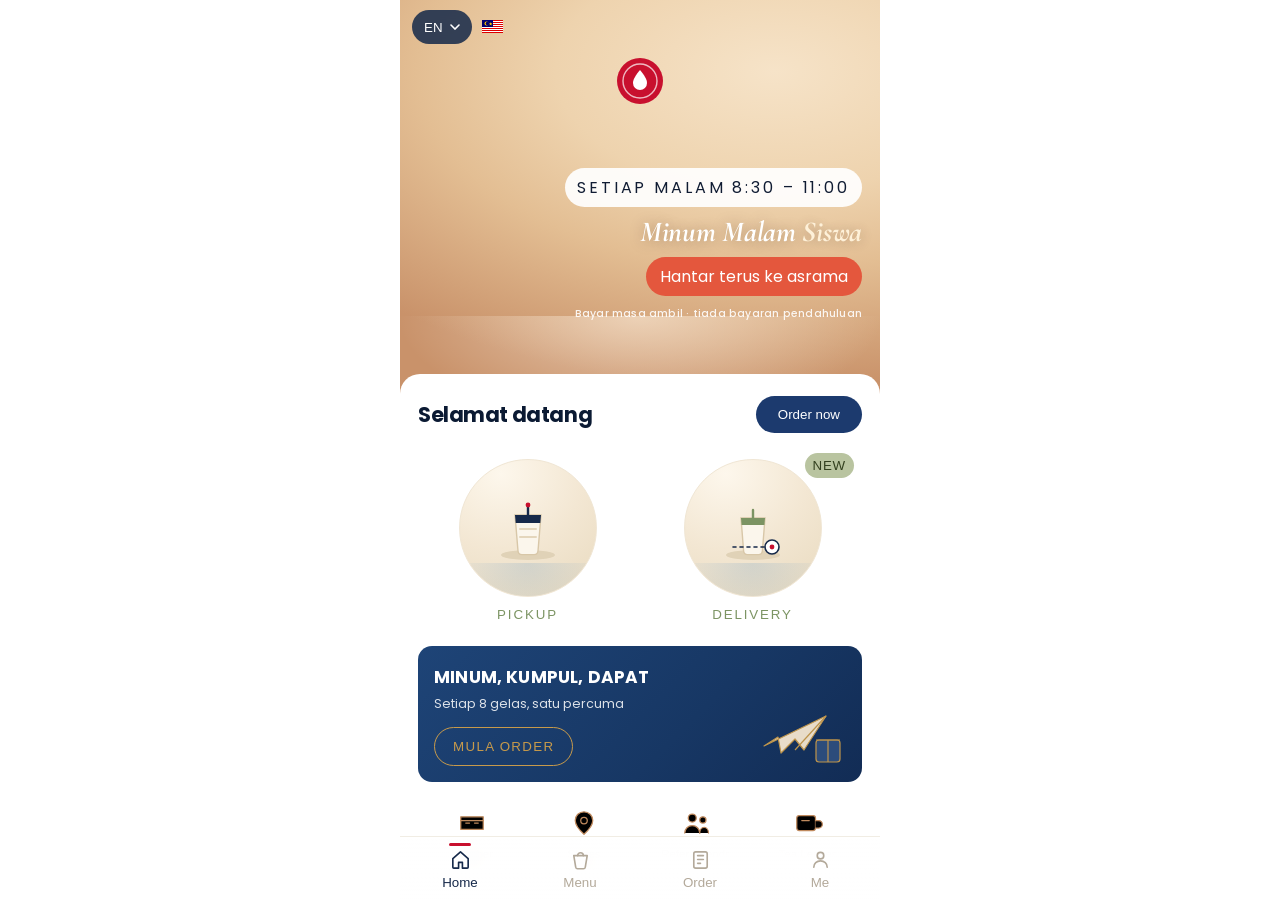
<file: experiments/CHAGEE-UI.html>
<!DOCTYPE html>
<html lang="ms">
<head>
<meta charset="utf-8">
<meta name="viewport" content="width=device-width, initial-scale=1, viewport-fit=cover">
<meta name="theme-color" content="#FFFFFF">
<title>MINUM MALAM SISWA — CHAGEE-style study</title>
<!--
  A design study, not a release.
  Layout, spacing and palette are measured from the live CHAGEE web app
  (h5.chagee.com.my, captured 2026-10-28 at 390x844): photo hero -> white sheet
  with 18px top corners -> two illustrated service tiles -> navy awards card ->
  copper four-icon row -> 4-tab bar. The menu and product sheet follow their
  vocabulary (PICKUP / DELIVERY, category rail, gold price, black add pill)
  without copying their login gate, which hides Menu and Orders behind an
  account and would lose walk-up orders here.
  Data is this shop's own: the same drinks, prices and WhatsApp handoff.
-->
<link rel="preconnect" href="https://fonts.googleapis.com">
<link rel="preconnect" href="https://fonts.gstatic.com" crossorigin>
<link href="https://fonts.googleapis.com/css2?family=Poppins:wght@400;500;600;700&family=Cormorant+Garamond:ital,wght@1,600;1,700&display=swap" rel="stylesheet">
<style>
*{box-sizing:border-box;margin:0;padding:0;-webkit-tap-highlight-color:transparent}
:root{
  --ink:#101C33;          /* headings */
  --navy:#16294A;
  --navy2:#1E4477;        /* awards card */
  --sage:#7C9463;         /* PICKUP / DELIVERY labels */
  --gold:#C79A4B;
  --copper:#C08A5E;       /* feature icons */
  --red:#C8102E;
  --cream:#FBF8F2;
  --paper:#FFFFFF;
  --line:#EDE9DF;
  --muted:#8C8577;
  --tab-h:64px;
}
html,body{height:100%}
body{
  background:var(--paper);color:var(--ink);
  font-family:Poppins,-apple-system,"Segoe UI",sans-serif;
  max-width:480px;margin:0 auto;position:relative;
  padding-bottom:calc(var(--tab-h) + env(safe-area-inset-bottom,0px));
  -webkit-font-smoothing:antialiased;
}
.screen{display:none}
.screen.on{display:block;animation:fade .22s ease}
@keyframes fade{from{opacity:0}to{opacity:1}}
.script{font-family:"Cormorant Garamond",Georgia,serif;font-style:italic;font-weight:600}

/* ---------- HERO ---------- */
.hero{
  position:relative;height:396px;overflow:hidden;
  background:
    radial-gradient(120% 80% at 78% 18%, #F6E3C8 0%, #EED3AE 38%, #E3BE93 62%, #C9926A 100%);
}
.hero:after{
  content:"";position:absolute;left:-10%;right:-10%;bottom:-70px;height:150px;
  background:radial-gradient(60% 100% at 50% 0%, rgba(255,244,229,.55), transparent 70%);
}
.hero-top{
  position:absolute;top:calc(10px + env(safe-area-inset-top,0px));left:12px;right:12px;
  display:flex;align-items:center;gap:10px;z-index:4;
}
.lang{
  display:inline-flex;align-items:center;gap:7px;height:34px;padding:0 12px;border:0;cursor:pointer;
  border-radius:999px;background:rgba(22,41,74,.86);color:#fff;font:600 13px/1 inherit;
  backdrop-filter:blur(6px);
}
.flag{font-size:15px;filter:saturate(1.1)}
.brandmark{
  position:absolute;left:50%;top:calc(58px + env(safe-area-inset-top,0px));
  transform:translateX(-50%);z-index:3;
}
.hero-copy{
  position:absolute;left:0;right:0;bottom:74px;padding:0 18px;text-align:right;z-index:3;
  color:#fff;text-shadow:0 1px 14px rgba(60,30,10,.35);
}
.hero-kicker{
  display:inline-block;font:600 10px/1 inherit;letter-spacing:.18em;text-transform:uppercase;
  background:rgba(255,255,255,.92);color:var(--ink);padding:7px 12px;border-radius:999px;
  text-shadow:none;margin-bottom:10px;
}
.hero-copy h1{
  font:700 clamp(23px,7.4vw,29px)/1.05 "Cormorant Garamond",Georgia,serif;
  font-style:italic;letter-spacing:-.01em;white-space:nowrap;
}
.hero-copy h1 span{color:#FFF3DC;opacity:.96}
.hero-note{
  margin-top:10px;font-size:10.5px;font-weight:500;opacity:.9;letter-spacing:.02em;text-shadow:none;
}
.hero-pill{
  display:inline-flex;align-items:center;gap:6px;margin-top:10px;padding:7px 14px;border-radius:999px;
  background:#E4573D;color:#fff;font:600 12px/1 inherit;text-shadow:none;
}

/* ---------- SHEET ---------- */
.sheet{
  position:relative;margin-top:-22px;background:var(--paper);
  border-radius:20px 20px 0 0;padding:22px 18px 10px;z-index:5;
}
.welcome{display:flex;align-items:center;justify-content:space-between;gap:14px}
.welcome h2{font-size:21px;font-weight:700;letter-spacing:-.02em;color:#0B1A33}
.pill-dark{
  border:0;cursor:pointer;padding:11px 22px;border-radius:999px;background:#1C3A6E;color:#fff;
  font:600 14px/1 inherit;
}

.services{display:grid;grid-template-columns:1fr 1fr;gap:6px;margin:20px 0 4px}
.svc{
  border:0;background:none;cursor:pointer;display:flex;flex-direction:column;align-items:center;gap:10px;
  padding:6px 2px 10px;position:relative;
}
.svc .disc{
  width:138px;height:138px;border-radius:50%;display:grid;place-items:center;position:relative;
  background:radial-gradient(110% 100% at 30% 10%, #FDF7EC 0%, #F3E7D3 55%, #EADCC2 100%);
  border:1px solid #F0E6D4;overflow:hidden;
}
.svc .disc:after{
  content:"";position:absolute;inset:auto -20% -46% -20%;height:70%;
  background:radial-gradient(60% 100% at 50% 0%, rgba(89,146,196,.20), transparent 72%);
}
.svc .name{
  font:600 15px/1 inherit;letter-spacing:.14em;color:var(--sage);text-transform:uppercase;
}
.svc .new{
  position:absolute;top:0;right:8px;background:#B9C4A0;color:#33401F;
  font:700 10px/1 inherit;padding:5px 8px;border-radius:999px;letter-spacing:.06em;
}
.svc:active .disc{transform:scale(.97)}

.awards{
  margin:14px 0 0;border-radius:14px;padding:18px 16px 16px;color:#fff;position:relative;overflow:hidden;
  background:linear-gradient(135deg,#1E4477 0%,#173764 60%,#122C55 100%);
}
.awards h3{font-size:17px;font-weight:700;letter-spacing:.01em}
.awards p{margin-top:5px;font-size:12.5px;opacity:.85}
.awards .cta{
  display:inline-block;margin-top:14px;padding:11px 18px;border-radius:999px;
  border:1.5px solid var(--gold);color:var(--gold);font:600 12px/1 inherit;letter-spacing:.10em;
  background:transparent;cursor:pointer;
}
.awards .plane{position:absolute;right:14px;bottom:10px;opacity:.95}

.features{display:grid;grid-template-columns:repeat(4,1fr);gap:4px;margin:22px 0 8px;padding-bottom:8px;border-bottom:1px solid var(--line)}
.feat{border:0;background:none;cursor:pointer;display:flex;flex-direction:column;align-items:center;gap:9px;color:#6E6252;padding:4px 0}
.feat svg{stroke:var(--copper);width:30px;height:30px}
.feat span{font-size:11.5px;font-weight:500;line-height:1.25;text-align:center;max-width:74px}

/* ---------- TAB BAR ---------- */
.tabbar{
  position:fixed;left:50%;transform:translateX(-50%);bottom:0;width:100%;max-width:480px;
  height:calc(var(--tab-h) + env(safe-area-inset-bottom,0px));
  padding-bottom:env(safe-area-inset-bottom,0px);
  background:linear-gradient(to top,rgba(255,255,255,.98),rgba(255,255,255,.92));
  backdrop-filter:blur(12px);border-top:1px solid #F1EDE4;
  display:grid;grid-template-columns:repeat(4,1fr);z-index:60;
}
.tab{
  border:0;background:none;cursor:pointer;display:flex;flex-direction:column;align-items:center;gap:4px;
  justify-content:center;color:#B3A99A;font:500 11px/1 inherit;position:relative;
}
.tab svg{width:23px;height:23px;stroke:currentColor;fill:none;stroke-width:1.7}
.tab.on{color:#16294A}
.tab.on:after{
  content:"";position:absolute;top:6px;width:22px;height:3px;border-radius:2px;background:var(--red);
}
.tab .n{
  position:absolute;top:6px;right:calc(50% - 22px);min-width:16px;height:16px;border-radius:9px;
  background:var(--red);color:#fff;font:700 10px/16px inherit;text-align:center;padding:0 4px;
}

/* ---------- MENU ---------- */
.mtop{
  position:sticky;top:0;z-index:20;background:rgba(255,255,255,.96);backdrop-filter:blur(10px);
  border-bottom:1px solid var(--line);
}
.mtop .row{display:flex;align-items:center;gap:10px;padding:calc(10px + env(safe-area-inset-top,0px)) 14px 10px}
.back{width:34px;height:34px;border-radius:50%;border:1px solid var(--line);background:#fff;cursor:pointer;display:grid;place-items:center;color:var(--ink)}
.mtop h1{font-size:16.5px;font-weight:700;letter-spacing:-.01em;flex:1}
.mtop .mode{font:600 11px/1 inherit;color:#6F8455;letter-spacing:.12em;text-transform:uppercase;
   background:#EFF3E7;border:0;border-radius:999px;padding:8px 12px;cursor:pointer}
.cats{display:flex;gap:8px;overflow-x:auto;padding:0 14px 11px;scrollbar-width:none}
.cats::-webkit-scrollbar{display:none}
.cat{
  flex:0 0 auto;border:0;background:#F6F3EC;color:#6C6456;border-radius:999px;padding:9px 15px;
  font:600 12.5px/1 inherit;cursor:pointer;white-space:nowrap;
}
.cat.on{background:#16294A;color:#fff}

.plist{padding:8px 0 calc(var(--tab-h) + 20px)}
.plist .inner{padding:0 16px}
.rail{padding:10px 0 4px}
.rail h4{font:700 11px/1 inherit;letter-spacing:.16em;text-transform:uppercase;color:#A79B87;padding:0 16px;margin-bottom:10px}
.rail .track{display:flex;gap:10px;overflow-x:auto;padding:0 16px 10px;scrollbar-width:none}
.rail .track::-webkit-scrollbar{display:none}
.rcard{
  flex:0 0 auto;width:130px;border:1px solid #F1EADC;border-radius:16px;background:#FFFDF9;
  padding:12px 10px 11px;text-align:left;cursor:pointer;
}
.rcard .art{display:grid;place-items:center;height:64px}
.rcard b{display:block;font-size:12.5px;font-weight:600;margin-top:6px;line-height:1.25;min-height:31px}
.rcard span{font:700 12.5px/1 inherit;color:#A8802F;display:block;margin-top:6px}
.sect{font:700 11px/1 inherit;letter-spacing:.16em;text-transform:uppercase;color:#A79B87;margin:16px 0 10px}
.prod{
  display:flex;gap:14px;align-items:center;padding:14px 0;border-bottom:1px solid #F4F1EA;
}
.prod .thumb{
  width:84px;height:84px;border-radius:18px;flex:0 0 auto;display:grid;place-items:center;
  background:linear-gradient(160deg,#FBF5EA,#F1E6D2);border:1px solid #F3EBDB;
}
.prod .body{flex:1;min-width:0}
.prod h3{font-size:15px;font-weight:600;letter-spacing:-.01em}
.prod p{font-size:11.5px;color:var(--muted);margin-top:3px;line-height:1.35;
  display:-webkit-box;-webkit-line-clamp:2;-webkit-box-orient:vertical;overflow:hidden}
.prod .foot{display:flex;align-items:center;justify-content:space-between;margin-top:9px}
.price{font:700 14.5px/1 inherit;color:#A8802F}
.addbtn{
  border:0;cursor:pointer;background:#16294A;color:#fff;width:34px;height:34px;border-radius:50%;
  font:400 20px/1 inherit;display:grid;place-items:center;
}
.addbtn:active{transform:scale(.92)}

/* ---------- PRODUCT SHEET ---------- */
.veil{
  position:fixed;inset:0;background:rgba(16,24,38,.42);opacity:0;pointer-events:none;transition:.22s;z-index:70;
  backdrop-filter:blur(2px);
}
.veil.on{opacity:1;pointer-events:auto}
.sheetbox{
  position:fixed;left:50%;transform:translateX(-50%) translateY(102%);bottom:0;width:100%;max-width:480px;
  background:#fff;border-radius:22px 22px 0 0;z-index:80;transition:transform .26s cubic-bezier(.22,.9,.24,1);
  padding:8px 18px calc(20px + env(safe-area-inset-bottom,0px));max-height:88vh;overflow:auto;
}
.sheetbox.on{transform:translateX(-50%) translateY(0)}
.grab{width:38px;height:4px;border-radius:2px;background:#E7E1D5;margin:6px auto 14px}
.psheet-head{display:flex;gap:14px;align-items:flex-start}
.psheet-head .thumb{width:96px;height:96px;border-radius:16px;background:linear-gradient(160deg,#FBF5EA,#F1E6D2);display:grid;place-items:center;border:1px solid #F3EBDB;flex:0 0 auto}
.psheet-head h2{font-size:19px;font-weight:700;letter-spacing:-.02em;line-height:1.2}
.psheet-head .sub{font-size:12px;color:var(--muted);margin-top:5px;line-height:1.4}
.opt{margin-top:18px}
.opt .lbl{display:flex;align-items:baseline;justify-content:space-between;margin-bottom:9px}
.opt .lbl b{font:600 12px/1 inherit;letter-spacing:.10em;text-transform:uppercase;color:#8B8272}
.opt .lbl i{font-style:normal;font-size:11.5px;color:#B4AB9B}
.chips{display:flex;flex-wrap:wrap;gap:8px}
.chip{
  border:1px solid var(--line);background:#fff;color:#5C5548;border-radius:999px;padding:9px 15px;
  font:500 13px/1 inherit;cursor:pointer;
}
.chip.on{background:#16294A;border-color:#16294A;color:#fff}
.chip .d{opacity:.7;margin-left:5px;font-size:11.5px}
.psheet-foot{display:flex;align-items:center;gap:12px;margin-top:22px}
.qty{display:flex;align-items:center;gap:12px;border:1px solid var(--line);border-radius:999px;padding:5px 6px}
.qty button{width:30px;height:30px;border-radius:50%;border:0;background:#F5F1E8;color:#3A342A;font:500 17px/1 inherit;cursor:pointer}
.qty b{min-width:16px;text-align:center;font-size:14px}
.main-cta{
  flex:1;border:0;cursor:pointer;background:#16294A;color:#fff;border-radius:999px;padding:15px 16px;
  font:600 14px/1 inherit;display:flex;align-items:center;justify-content:center;gap:8px;
}
.main-cta:disabled{background:#C9C3B6;color:#fff}

/* ---------- CART ---------- */
.cartlist{padding:16px}
.ci{display:flex;gap:12px;align-items:center;padding:13px 0;border-bottom:1px solid #F4F1EA}
.ci .thumb{width:56px;height:56px;border-radius:13px;background:linear-gradient(160deg,#FBF5EA,#F1E6D2);display:grid;place-items:center;border:1px solid #F3EBDB;flex:0 0 auto}
.ci h4{font-size:13.5px;font-weight:600}
.ci .m{font-size:11.5px;color:var(--muted);margin-top:3px}
.ci .r{margin-left:auto;text-align:right}
.ci .r b{font-size:13.5px;color:#A8802F}
.ci .rm{border:0;background:none;color:#B9B1A2;font-size:12px;cursor:pointer;margin-top:4px}
.summary{padding:16px;border-top:1px solid var(--line)}
.line{display:flex;justify-content:space-between;font-size:13px;color:#6E6557;padding:5px 0}
.line.total{font-size:15.5px;color:var(--ink);font-weight:700;border-top:1px dashed #E7E0D2;margin-top:8px;padding-top:12px}
.empty{padding:56px 24px;text-align:center;color:#B0A697}
.empty b{display:block;color:#4A4438;font-size:16px;margin-bottom:6px}

/* ---------- TOAST ---------- */
.toast{
  position:fixed;left:50%;transform:translate(-50%,14px);bottom:calc(var(--tab-h) + 18px + env(safe-area-inset-bottom,0px));
  background:#16294A;color:#fff;font-size:12.5px;font-weight:500;padding:11px 18px;border-radius:999px;
  opacity:0;pointer-events:none;transition:.2s;z-index:90;max-width:88vw;text-align:center;
  box-shadow:0 8px 24px rgba(16,28,51,.28);
}
.toast.on{opacity:1;transform:translate(-50%,0)}
</style>
</head>
<body>

<!-- ============ HOME ============ -->
<section class="screen on" id="s-home">
  <div class="hero">
    <div class="hero-top">
      <button class="lang">EN <svg width="10" height="6" viewBox="0 0 10 6" fill="none"><path d="M1 1l4 4 4-4" stroke="#fff" stroke-width="1.6" stroke-linecap="round"/></svg></button>
      <span class="flag" aria-label="Malaysia">
        <svg width="21" height="13" viewBox="0 0 21 13" aria-hidden="true">
          <rect width="21" height="13" fill="#fff"/>
          <g fill="#CC0001"><rect y="0" width="21" height="1"/><rect y="2" width="21" height="1"/>
          <rect y="4" width="21" height="1"/><rect y="6" width="21" height="1"/>
          <rect y="8" width="21" height="1"/><rect y="10" width="21" height="1"/><rect y="12" width="21" height="1"/></g>
          <rect width="11" height="7" fill="#010066"/>
          <circle cx="4.6" cy="3.5" r="2.1" fill="#FC0"/>
          <circle cx="5.4" cy="3.5" r="1.7" fill="#010066"/>
          <path d="M8.6 2.2l.5 1.1 1.2.1-.9.8.3 1.2-1.1-.6-1 .6.3-1.2-.9-.8 1.2-.1z" fill="#FC0"/>
        </svg>
      </span>
    </div>
    <div class="brandmark">
      <svg width="46" height="46" viewBox="0 0 46 46"><circle cx="23" cy="23" r="23" fill="#C8102E"/><circle cx="23" cy="23" r="17" fill="none" stroke="#fff" stroke-width="1.4" opacity=".7"/><path d="M23 12c4 5 7 9 7 13a7 7 0 0 1-14 0c0-4 3-8 7-13z" fill="#fff"/></svg>
    </div>
    <div class="hero-copy">
      <span class="hero-kicker">Setiap malam 8:30 – 11:00</span>
      <h1>Minum Malam <span>Siswa</span></h1>
      <div><span class="hero-pill">Hantar terus ke asrama</span></div>
      <p class="hero-note">Bayar masa ambil · tiada bayaran pendahuluan</p>
    </div>
  </div>

  <div class="sheet">
    <div class="welcome">
      <h2>Selamat datang</h2>
      <button class="pill-dark" data-go="menu">Order now</button>
    </div>

    <div class="services">
      <button class="svc" data-go="menu" data-mode="Ambil sendiri">
        <span class="disc">
          <svg width="86" height="86" viewBox="0 0 86 86" fill="none">
            <ellipse cx="43" cy="70" rx="27" ry="5" fill="#E0D2B7"/>
            <path d="M30 30h26l-3 36a4 4 0 0 1-4 3.6H37a4 4 0 0 1-4-3.6z" fill="#FBF6EC" stroke="#D8C7A8" stroke-width="1.4"/>
            <path d="M30 30h26l-.7 8H30.7z" fill="#16294A"/>
            <path d="M43 21v9" stroke="#16294A" stroke-width="2.4" stroke-linecap="round"/>
            <circle cx="43" cy="20" r="2.4" fill="#C8102E"/>
            <path d="M35 44h16M35 52h16" stroke="#E4D6BC" stroke-width="2" stroke-linecap="round"/>
          </svg>
        </span>
        <span class="name">Pickup</span>
      </button>
      <button class="svc" data-go="menu" data-mode="Hantar">
        <span class="new">NEW</span>
        <span class="disc">
          <svg width="86" height="86" viewBox="0 0 86 86" fill="none">
            <ellipse cx="43" cy="70" rx="27" ry="5" fill="#E0D2B7"/>
            <path d="M31 33h24l-2.6 33a4 4 0 0 1-4 3.6H37.6a4 4 0 0 1-4-3.6z" fill="#FBF6EC" stroke="#D8C7A8" stroke-width="1.4"/>
            <path d="M31 33h24l-.6 7H31.6z" fill="#7C9463"/>
            <path d="M43 25v8" stroke="#7C9463" stroke-width="2.4" stroke-linecap="round"/>
            <path d="M23 62h40" stroke="#16294A" stroke-width="1.6" stroke-dasharray="3 4" stroke-linecap="round"/>
            <circle cx="62" cy="62" r="7" fill="#fff" stroke="#16294A" stroke-width="1.6"/>
            <circle cx="62" cy="62" r="2.4" fill="#C8102E"/>
          </svg>
        </span>
        <span class="name">Delivery</span>
      </button>
    </div>

    <div class="awards">
      <h3>MINUM, KUMPUL, DAPAT</h3>
      <p>Setiap 8 gelas, satu percuma</p>
      <button class="cta" data-go="menu">MULA ORDER</button>
      <svg class="plane" width="92" height="72" viewBox="0 0 92 72" fill="none">
        <path d="M8 46l62-30-22 34-9-11-14 14-3-16z" fill="#F4E6CF" stroke="#C79A4B" stroke-width="1.2" stroke-linejoin="round"/>
        <path d="M70 16L39 50" stroke="#C79A4B" stroke-width="1.2"/>
        <rect x="60" y="40" width="24" height="22" rx="3" fill="#2E4E7E" stroke="#C79A4B" stroke-width="1.2"/>
        <path d="M60 40h24M72 40v22" stroke="#C79A4B" stroke-width="1.2"/>
      </svg>
    </div>

    <div class="features">
      <button class="feat" data-toast="Kad ahli akan datang">
        <svg viewBox="0 0 24 24"><path d="M3 7h18v10H3z" stroke-linejoin="round"/><path d="M7 12h3M14 12h3M3 10h18" stroke-linecap="round"/></svg>
        <span>Member Center</span>
      </button>
      <button class="feat" data-toast="Kedai: belakang Kolej Siswa">
        <svg viewBox="0 0 24 24"><path d="M12 21s7-6.3 7-11a7 7 0 1 0-14 0c0 4.7 7 11 7 11z" stroke-linejoin="round"/><circle cx="12" cy="10" r="2.6"/></svg>
        <span>Stores Location</span>
      </button>
      <button class="feat" data-toast="Ajak kawan, korang dua dapat">
        <svg viewBox="0 0 24 24"><circle cx="9" cy="8" r="3.2"/><path d="M3 20c0-3.3 2.7-6 6-6s6 2.7 6 6" stroke-linecap="round"/><circle cx="17.5" cy="9.5" r="2.5"/><path d="M15 20c0-2.5 1.4-4.5 3.5-4.5S22 17.5 22 20" stroke-linecap="round"/></svg>
        <span>Refer Friends</span>
      </button>
      <button class="feat" data-toast="Kad setia: 8 gelas = 1 percuma">
        <svg viewBox="0 0 24 24"><rect x="3" y="6" width="15" height="12" rx="2"/><path d="M18 10h2.5a1.5 1.5 0 0 1 0 6H18" stroke-linecap="round"/><path d="M7 10h6" stroke-linecap="round"/></svg>
        <span>Tea Leaves</span>
      </button>
    </div>
  </div>
</section>

<!-- ============ MENU ============ -->
<section class="screen" id="s-menu">
  <div class="mtop">
    <div class="row">
      <button class="back" data-go="home" aria-label="Balik">
        <svg width="16" height="16" viewBox="0 0 16 16" fill="none"><path d="M10 3L5 8l5 5" stroke="currentColor" stroke-width="1.8" stroke-linecap="round" stroke-linejoin="round"/></svg>
      </button>
      <h1>Menu malam</h1>
      <button class="mode" id="modeLbl" data-switch-mode>Pickup</button>
    </div>
    <div class="cats" id="cats"></div>
  </div>
  <div class="plist" id="plist"></div>
</section>

<!-- ============ CART ============ -->
<section class="screen" id="s-cart">
  <div class="mtop">
    <div class="row">
      <button class="back" data-go="menu" aria-label="Balik">
        <svg width="16" height="16" viewBox="0 0 16 16" fill="none"><path d="M10 3L5 8l5 5" stroke="currentColor" stroke-width="1.8" stroke-linecap="round" stroke-linejoin="round"/></svg>
      </button>
      <h1>Pesanan saya</h1>
    </div>
  </div>
  <div id="cartBody"></div>
</section>

<!-- ============ TAB BAR ============ -->
<nav class="tabbar">
  <button class="tab on" data-go="home">
    <svg viewBox="0 0 24 24"><path d="M4 11l8-7 8 7v9a1 1 0 0 1-1 1h-5v-6H10v6H5a1 1 0 0 1-1-1z" stroke-linejoin="round"/></svg>
    <span>Home</span>
  </button>
  <button class="tab" data-go="menu">
    <svg viewBox="0 0 24 24"><path d="M5 8h14l-2 12a2 2 0 0 1-2 1.6H9A2 2 0 0 1 7 20z" stroke-linejoin="round"/><path d="M9 8a3 3 0 1 1 6 0" stroke-linecap="round"/></svg>
    <span>Menu</span>
  </button>
  <button class="tab" data-go="cart">
    <svg viewBox="0 0 24 24"><rect x="5" y="4" width="14" height="17" rx="2"/><path d="M9 8h6M9 12h6M9 16h3" stroke-linecap="round"/></svg>
    <span>Order</span>
    <span class="n" id="tabN" style="display:none">0</span>
  </button>
  <button class="tab" data-toast="Kad setia & kupon ada dalam app utama">
    <svg viewBox="0 0 24 24"><circle cx="12" cy="8" r="3.4"/><path d="M5 20c0-3.8 3.1-6.5 7-6.5s7 2.7 7 6.5" stroke-linecap="round"/></svg>
    <span>Me</span>
  </button>
</nav>

<!-- ============ PRODUCT SHEET ============ -->
<div class="veil" id="veil"></div>
<div class="sheetbox" id="psheet">
  <div class="grab"></div>
  <div id="psheetBody"></div>
</div>

<div class="toast" id="toast" role="status" aria-live="polite"></div>

<script>
'use strict';
/* ---------- the shop's own data ---------- */
var WA='60123456789';
var MENU=[
  {cat:'Kopi', id:'k1', name:'Kopi O Panas', desc:'Kopi tebal, gula melaka, ais sikit.', price:250, best:true,
   opts:{sugar:[['Normal',0],['Kurang',0],['Kosong',0]], ice:[['Panas',0],['Ais',0]]}, emoji:'☕'},
  {cat:'Kopi', id:'k2', name:'Kopi Susu Ais', desc:'Kopi kaw campur susu sejat, manis sederhana.', price:300,
   opts:{sugar:[['Normal',0],['Kurang',0],['Kosong',0]], ice:[['Ais',0],['Ais kurang',0]]}, emoji:'🧋'},
  {cat:'Kopi', id:'k3', name:'Latte Gula Melaka', desc:'Espresso, susu segar, sirap gula melaka.', price:500, best:true,
   opts:{sugar:[['Normal',0],['Kurang',0]], ice:[['Panas',0],['Ais',0]]}, emoji:'🥛'},
  {cat:'Kopi', id:'k4', name:'Americano Ais', desc:'Espresso panjang, ais, tanpa susu.', price:400,
   opts:{sugar:[['Kosong',0],['Kurang',0]], ice:[['Ais',0]]}, emoji:'☕'},
  {cat:'Kopi', id:'k5', name:'Kopi Campur Milo', desc:'Kopi + Milo, manis kaw.', price:450,
   opts:{sugar:[['Normal',0],['Kurang',0]], ice:[['Panas',0],['Ais',0]]}, emoji:'🍫'},
  {cat:'Teh', id:'t1', name:'Teh Tarik', desc:'Teh susu ditarik, buih tebal.', price:250, best:true,
   opts:{sugar:[['Normal',0],['Kurang',0],['Kosong',0]], ice:[['Panas',0],['Ais',0]]}, emoji:'🫖'},
  {cat:'Teh', id:'t2', name:'Teh O Limau Ais', desc:'Teh, limau kasturi, ais banyak.', price:300,
   opts:{sugar:[['Normal',0],['Kurang',0]], ice:[['Ais',0]]}, emoji:'🍋'},
  {cat:'Teh', id:'t3', name:'Milk Tea Boba', desc:'Teh hitam, susu, boba kenyal.', price:450, best:true,
   opts:{sugar:[['Normal',0],['Kurang',0],['Kosong',0]], ice:[['Ais',0],['Ais kurang',0]]}, emoji:'🧋'},
  {cat:'Teh', id:'t4', name:'Teh O Ais', desc:'Teh kosong, ais, tanpa susu.', price:250,
   opts:{sugar:[['Kosong',0],['Kurang',0],['Normal',0]], ice:[['Ais',0]]}, emoji:'🫖'},
  {cat:'Lain-lain', id:'o1', name:'Milo Ais', desc:'Milo pekat, ais, susu sejat.', price:350,
   opts:{sugar:[['Normal',0],['Kurang',0]], ice:[['Ais',0]]}, emoji:'🍫'},
  {cat:'Lain-lain', id:'o2', name:'Sirap Bandung', desc:'Sirap ros, susu, ais.', price:350,
   opts:{sugar:[['Normal',0],['Kurang',0]], ice:[['Ais',0]]}, emoji:'🥤'},
  {cat:'Lain-lain', id:'o3', name:'Air Lemon Panas', desc:'Lemon, madu, air panas.', price:300,
   opts:{sugar:[['Normal',0],['Kurang',0]], ice:[['Panas',0]]}, emoji:'🍋'},
  {cat:'Lain-lain', id:'o4', name:'Susu Panas', desc:'Susu segar suam, sedikit madu.', price:350,
   opts:{sugar:[['Normal',0],['Kurang',0]], ice:[['Panas',0]]}, emoji:'🥛'},
  {cat:'Tambah', id:'e1', name:'Extra Boba', desc:'Tambah boba dalam minuman.', price:150, opts:{}, emoji:'⚫'},
  {cat:'Tambah', id:'e2', name:'Extra Susu', desc:'Tambah susu sejat.', price:100, opts:{}, emoji:'🥛'},
  {cat:'Tambah', id:'e3', name:'Cheese Foam', desc:'Lapisan cheese masin-manis.', price:200, opts:{}, emoji:'🧀'},
  {cat:'Tambah', id:'e4', name:'Extra Ais', desc:'Minta ais lebih banyak.', price:50, opts:{}, emoji:'⚫'}
];

function rm(c){return 'RM '+(c/100).toFixed(2)}
function esc(s){return String(s==null?'':s).replace(/[&<>"']/g,function(c){
  return {'&':'&amp;','<':'&lt;','>':'&gt;','"':'&quot;',"'":'&#39;'}[c];})}

var state={screen:'home',cat:'Kopi',mode:'Pickup',cart:[],lastSt:null};
try{state.cart=JSON.parse(localStorage.getItem('mms_study_cart')||'[]')||[]}catch(e){state.cart=[]}
function saveCart(){try{localStorage.setItem('mms_study_cart',JSON.stringify(state.cart))}catch(e){}}

var toastEl=document.getElementById('toast'),toastT=0;
function toast(msg){
  toastEl.textContent=msg;toastEl.classList.add('on');
  clearTimeout(toastT);toastT=setTimeout(function(){toastEl.classList.remove('on')},2600);
}

/* ---------- navigation ---------- */
var screens={home:'s-home',menu:'s-menu',cart:'s-cart'};
function go(name){
  state.screen=name;
  Object.keys(screens).forEach(function(k){
    document.getElementById(screens[k]).classList.toggle('on',k===name);
  });
  document.querySelectorAll('.tabbar .tab').forEach(function(b){
    b.classList.toggle('on',b.getAttribute('data-go')===name);
  });
  document.getElementById('modeLbl').textContent=state.mode;
  if(name==='menu')drawMenu();
  if(name==='cart')drawCart();
  window.scrollTo({top:0,behavior:'instant'});
}

/* ---------- menu ---------- */
function drawCats(){
  var cats=[],seen={};
  MENU.forEach(function(p){if(!seen[p.cat]){seen[p.cat]=1;cats.push(p.cat)}});
  document.getElementById('cats').innerHTML=cats.map(function(c){
    return '<button class="cat'+(c===state.cat?' on':'')+'" data-cat="'+esc(c)+'">'+esc(c)+'</button>';
  }).join('');
}
function cupSvg(emoji){
  /* one drawing language for every drink: cup, lid, sleeve band, straw, shadow */
  var tint={'☕':'#6B4A32','🧋':'#B07C4F','🥛':'#EFD9B6','🫖':'#C98A3E','🍋':'#D9C36A',
            '🍫':'#4A2E1F','🥤':'#D9738A','⚫':'#3B3B3B','🧀':'#E8C46A'}[emoji]||'#C9A47A';
  var band={'☕':'#16294A','🧋':'#7C9463','🥛':'#F0E4CE','🫖':'#16294A','🍋':'#7C9463',
            '🍫':'#C8102E','🥤':'#16294A','⚫':'#7C9463','🧀':'#C79A4B'}[emoji]||'#16294A';
  var ice=/🧋|🥤|🍫|🍋/.test(emoji);
  return '<svg width="52" height="58" viewBox="0 0 52 58" fill="none" aria-hidden="true">'+
    '<ellipse cx="26" cy="53" rx="15" ry="3" fill="#E6D9C1"/>'+
    '<path d="M14 15h24l-2.6 33.5a4 4 0 0 1-4 3.7H20.6a4 4 0 0 1-4-3.7z" fill="'+tint+'" opacity=".22"/>'+
    '<path d="M14 15h24l-2.6 33.5a4 4 0 0 1-4 3.7H20.6a4 4 0 0 1-4-3.7z" stroke="#B9986F" stroke-width="1.3" fill="none"/>'+
    '<path d="M14 15h24l-.7 9H14.7z" fill="'+band+'"/>'+
    '<path d="M12 15h28" stroke="#8E7250" stroke-width="2.6" stroke-linecap="round"/>'+
    (ice?'<path d="M35 6l-8 12" stroke="#B9986F" stroke-width="2.2" stroke-linecap="round"/>':
         '<path d="M26 6v10" stroke="#8E7250" stroke-width="2.2" stroke-linecap="round"/>')+
    '<path d="M20 30h9M20 36h12" stroke="#8E7250" stroke-width="1.8" stroke-linecap="round" opacity=".5"/>'+
  '</svg>';
}
function drawMenu(){
  drawCats();
  var list=MENU.filter(function(p){return p.cat===state.cat});
  var best=MENU.filter(function(p){return p.best});
  var html='';
  if(best.length){
    html+='<div class="rail"><h4>Best Seller</h4><div class="track">'+best.map(function(p){
      return '<button class="rcard" data-add="'+esc(p.id)+'"><span class="art">'+cupSvg(p.emoji)+'</span>'+
        '<b>'+esc(p.name)+'</b><span>'+rm(p.price)+'</span></button>';
    }).join('')+'</div></div>';
  }
  html+='<div class="inner"><div class="sect">'+esc(state.cat)+'</div>';
  html+=list.map(function(p){
    return '<article class="prod">'+
      '<span class="thumb">'+cupSvg(p.emoji)+'</span>'+
      '<div class="body"><h3>'+esc(p.name)+'</h3><p>'+esc(p.desc)+'</p>'+
      '<div class="foot"><span class="price">'+rm(p.price)+'</span>'+
      '<button class="addbtn" data-add="'+esc(p.id)+'" aria-label="Tambah '+esc(p.name)+'">+</button>'+
      '</div></div></article>';
  }).join('')+'</div>';
  document.getElementById('plist').innerHTML=html;
}

/* ---------- product sheet ---------- */
var cur=null;  /* {item, qty, sugar, ice} */
function openProduct(id){
  var p=MENU.find(function(x){return x.id===id});if(!p)return;
  var sugar=p.opts.sugar?p.opts.sugar[0][0]:null;
  var ice=p.opts.ice?p.opts.ice[0][0]:null;
  cur={item:p,qty:1,sugar:sugar,ice:ice};
  drawSheet();
  document.getElementById('veil').classList.add('on');
  document.getElementById('psheet').classList.add('on');
}
function closeSheet(){
  document.getElementById('veil').classList.remove('on');
  document.getElementById('psheet').classList.remove('on');
  cur=null;
}
function chipRow(label,list,sel,kind){
  if(!list)return'';
  return '<div class="opt"><div class="lbl"><b>'+esc(label)+'</b><i>'+(kind==='ice'?'sejuk / panas':'ikut citarasa')+'</i></div>'+
    '<div class="chips">'+list.map(function(o){
      return '<button class="chip'+(o[0]===sel?' on':'')+'" data-pick="'+esc(kind)+'" data-val="'+esc(o[0])+'">'+
        esc(o[0])+(o[1]?'<span class="d">+'+rm(o[1])+'</span>':'')+'</button>';
    }).join('')+'</div></div>';
}
function drawSheet(){
  if(!cur)return;
  var p=cur.item;
  var total=p.price*cur.qty;
  document.getElementById('psheetBody').innerHTML=
    '<div class="psheet-head"><span class="thumb">'+cupSvg(p.emoji)+'</span>'+
    '<div><h2>'+esc(p.name)+'</h2><p class="sub">'+esc(p.desc)+'</p></div></div>'+
    chipRow('Gula',p.opts.sugar,cur.sugar,'sugar')+
    chipRow('Suhu',p.opts.ice,cur.ice,'ice')+
    '<div class="opt"><div class="lbl"><b>Kuantiti</b><i>'+rm(p.price)+' seunit</i></div>'+
    '<div class="psheet-foot"><div class="qty"><button data-q="-1">−</button><b>'+cur.qty+'</b>'+
    '<button data-q="1">+</button></div><button class="main-cta" data-confirm>'+
    'Tambah · '+rm(total)+'</button></div></div>';
}
function addCurrent(){
  if(!cur)return;
  var p=cur.item;
  state.cart.push({id:p.id,name:p.name,emoji:p.emoji,price:p.price,qty:cur.qty,
    opts:[cur.sugar,cur.ice].filter(Boolean).join(' · ')});
  saveCart();drawBadge();
  toast('Ditambah · '+p.name);
  closeSheet();
}

/* ---------- cart ---------- */
function cartTotal(){
  return state.cart.reduce(function(s,x){
    return s+x.price*x.qty;
  },0);
}
function drawBadge(){
  var n=state.cart.reduce(function(s,x){return s+x.qty},0);
  var el=document.getElementById('tabN');
  el.style.display=n?'block':'none';el.textContent=n>9?'9+':String(n);
}
function drawCart(){
  var body=document.getElementById('cartBody');
  if(!state.cart.length){
    body.innerHTML='<div class="empty"><b>Troli kosong</b>Pilih minuman dalam menu dulu.</div>';
    return;
  }
  var html='<div class="cartlist">'+state.cart.map(function(x,i){
    return '<div class="ci"><span class="thumb">'+cupSvg(x.emoji)+'</span>'+
      '<div><h4>'+esc(x.name)+'</h4><div class="m">'+esc(x.opts||'')+' · '+x.qty+'×</div></div>'+
      '<div class="r"><b>'+rm(x.price*x.qty)+'</b><button class="rm" data-rm="'+i+'">buang</button></div></div>';
  }).join('')+'</div>'+
  '<div class="summary"><div class="line"><span>Subtotal</span><span>'+rm(cartTotal())+'</span></div>'+
  '<div class="line"><span>Kaedah</span><span>'+esc(state.mode)+' · bayar masa ambil</span></div>'+
  '<div class="line total"><span>Jumlah</span><span>'+rm(cartTotal())+'</span></div>'+
  '<button class="main-cta" style="margin-top:16px" data-checkout>Hantar pesanan · WhatsApp</button>'+
  '<p style="font-size:11px;color:#B0A697;margin-top:10px;line-height:1.5">Pesanan dihantar melalui WhatsApp dengan ringkasan minuman, jumlah dan kaedah.</p></div>';
  body.innerHTML=html;
}
function checkout(){
  if(!state.cart.length)return;
  var lines=state.cart.map(function(x){return x.qty+'× '+x.name+(x.opts?' ('+x.opts+')':'')});
  var msg='Halo, saya nak order:\n'+lines.join('\n')+'\n\nJumlah: '+rm(cartTotal())+
    '\nKaedah: '+state.mode+'\nBayar masa ambil.';
  window.open('https://wa.me/'+WA+'?text='+encodeURIComponent(msg),'_blank');
}

/* ---------- events ---------- */
document.addEventListener('click',function(e){
  var t=e.target.closest('[data-go],[data-cat],[data-add],[data-pick],[data-q],[data-confirm],[data-rm],[data-checkout],[data-toast]');
  if(!t)return;
  if(t.hasAttribute('data-go')){go(t.getAttribute('data-go'));return}
  if(t.hasAttribute('data-toast')){toast(t.getAttribute('data-toast'));return}
  if(t.hasAttribute('data-switch-mode')){
    state.mode=(state.mode==='Pickup')?'Delivery':'Pickup';
    document.getElementById('modeLbl').textContent=state.mode;toast('Kaedah: '+state.mode);return;
  }
  if(t.hasAttribute('data-cat')){state.cat=t.getAttribute('data-cat');drawMenu();return}
  if(t.hasAttribute('data-add')){openProduct(t.getAttribute('data-add'));return}
  if(t.hasAttribute('data-pick')){
    var kind=t.getAttribute('data-pick'),val=t.getAttribute('data-val');
    if(kind==='sugar')cur.sugar=val;else cur.ice=val;
    drawSheet();return;
  }
  if(t.hasAttribute('data-q')){
    cur.qty=Math.max(1,Math.min(20,cur.qty+Number(t.getAttribute('data-q'))));
    drawSheet();return;
  }
  if(t.hasAttribute('data-confirm')){addCurrent();return}
  if(t.hasAttribute('data-rm')){
    state.cart.splice(Number(t.getAttribute('data-rm')),1);saveCart();drawBadge();drawCart();return;
  }
  if(t.hasAttribute('data-checkout')){checkout();return}
});
document.getElementById('veil').addEventListener('click',closeSheet);
document.querySelectorAll('.svc').forEach(function(b){
  b.addEventListener('click',function(){
    var m=b.getAttribute('data-mode');
    if(m){state.mode=(m==='Hantar')?'Delivery':'Pickup';}
  });
});

/* ---------- boot ---------- */
drawBadge();
go('home');
</script>
</body>
</html>
</file>
